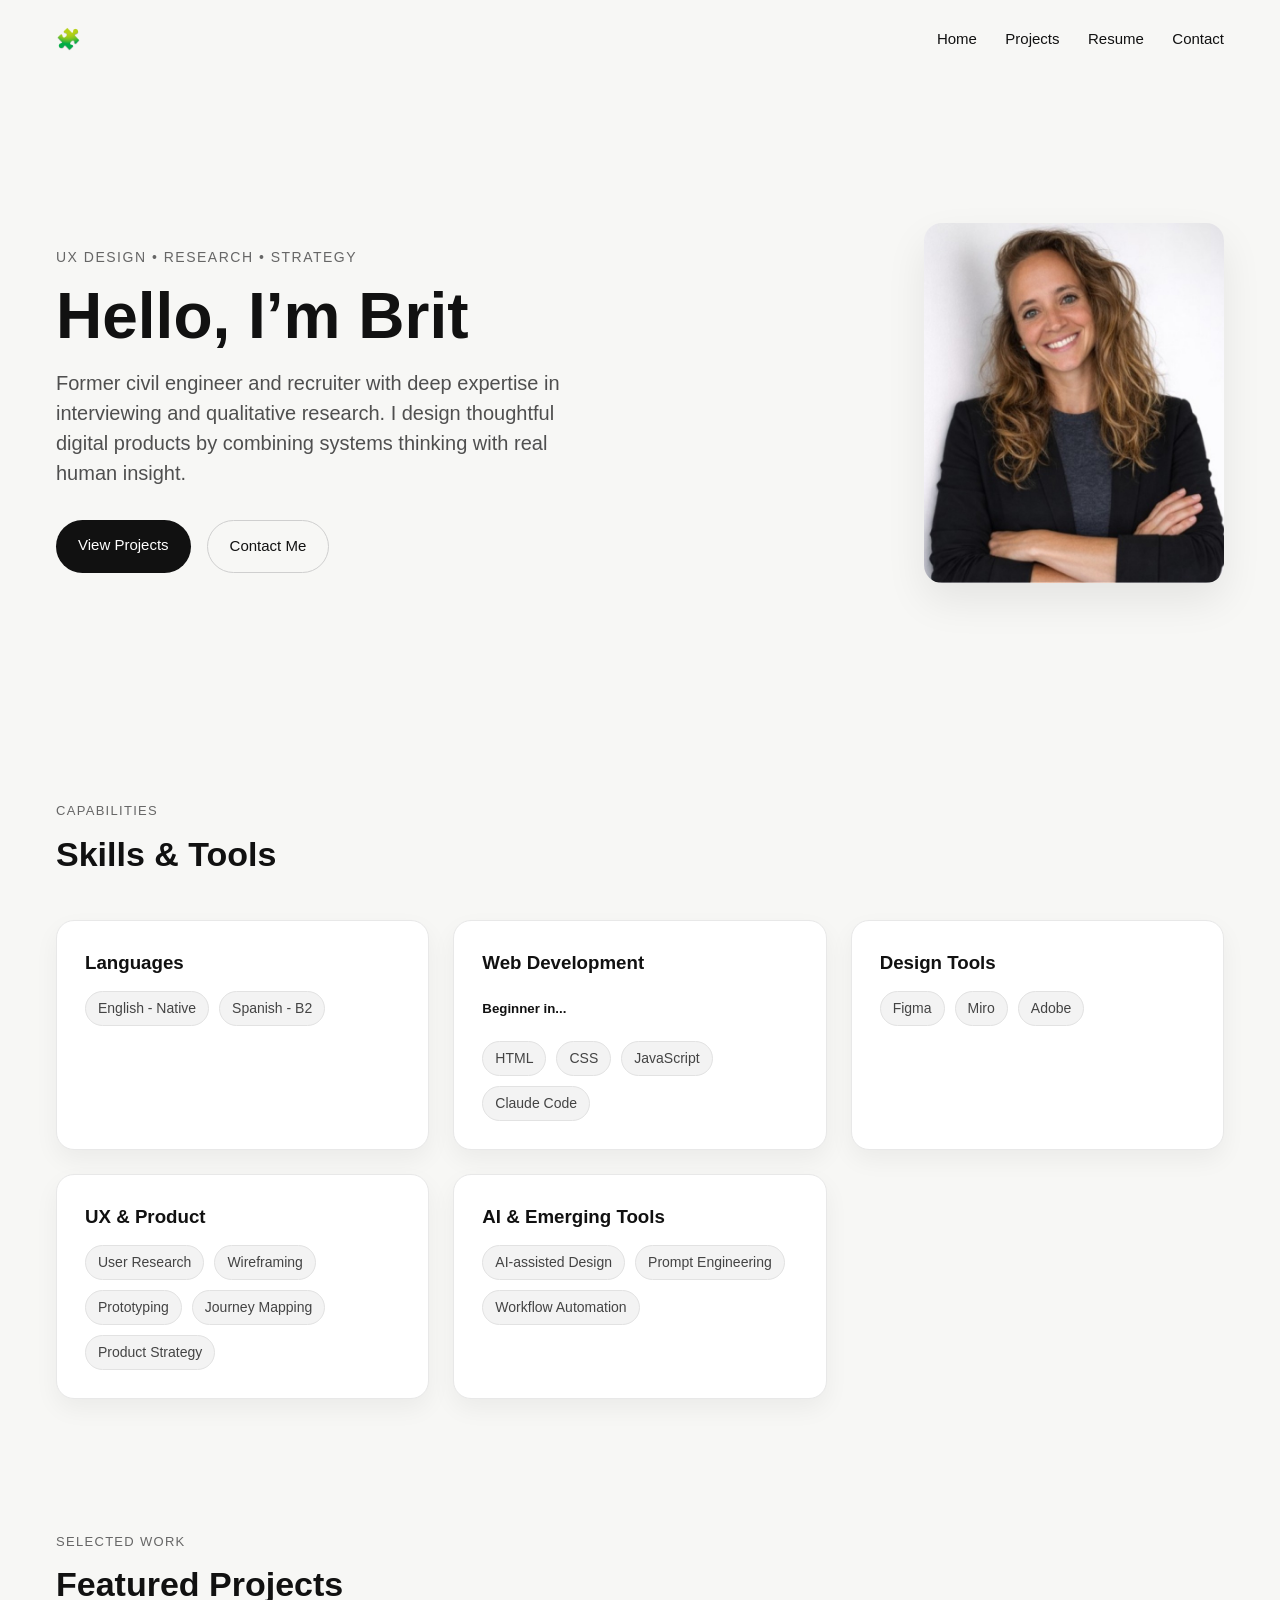
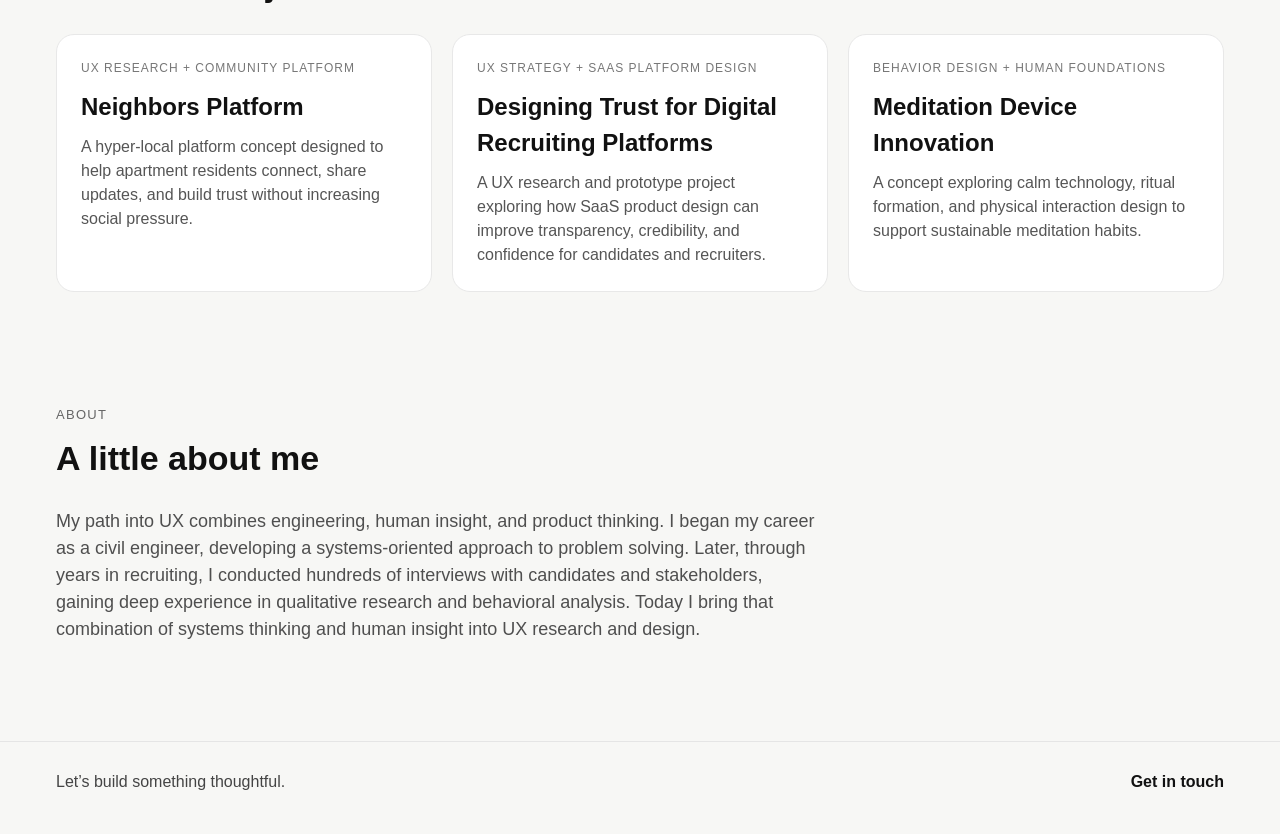
<file: index.html>
<!DOCTYPE html>
<html lang="en">
  <head>
    <meta charset="UTF-8" />
    <meta name="viewport" content="width=device-width, initial-scale=1.0" />
    <title>Brit Fetz Portfolio</title>
    <link rel="stylesheet" href="styles.css" />
  </head>
  <body>
    <header class="site-header">
      <a href="index.html" class="logo">🧩</a>

      <nav class="nav">
        <a href="index.html">Home</a>
        <a href="projects.html">Projects</a>
        <a href="resume.html">Resume</a>
        <a href="contact.html">Contact</a>
      </nav>
    </header>

    <main>
      <section class="hero">
        <div class="hero-text">
          <p class="eyebrow">UX Design • Research • Strategy</p>
          <h1>Hello, I’m Brit</h1>
          <p class="hero-description">
            Former civil engineer and recruiter with deep expertise in interviewing and qualitative research. 
            I design thoughtful digital products by combining systems thinking with real human insight.
          </p>

          <div class="hero-buttons">
            <a class="primary-button" href="projects.html">View Projects</a>
            <a class="secondary-button" href="contact.html">Contact Me</a>
          </div>
        </div>

        <div class="hero-image">
          <img src="./Images1/brit.jpeg" alt="Portrait of Brit" />
        </div>
      </section>

      <section class="skills-section">
        <div class="section-heading">
          <p class="section-label">Capabilities</p>
          <h2>Skills & Tools</h2>
        </div>

        <div class="skills-grid">
          <div class="skill-card">
            <h3>Languages</h3>
            <div class="skill-tags">
              <span>English - Native</span>
              <span>Spanish - B2</span>
            </div>
          </div>

          <div class="skill-card">
            <h3>Web Development</h3>
            <h5>Beginner in...</h5>
            <div class="skill-tags">
              <span>HTML</span>
              <span>CSS</span>
              <span>JavaScript</span>
              <span>Claude Code</span>
            </div>
          </div>

          <div class="skill-card">
            <h3>Design Tools</h3>
            <div class="skill-tags">
              <span>Figma</span>
              <span>Miro</span>
              <span>Adobe</span>
            </div>
          </div>

          <div class="skill-card">
            <h3>UX & Product</h3>
            <div class="skill-tags">
              <span>User Research</span>
              <span>Wireframing</span>
              <span>Prototyping</span>
              <span>Journey Mapping</span>
              <span>Product Strategy</span>
            </div>
          </div>

          <div class="skill-card">
            <h3>AI & Emerging Tools</h3>
            <div class="skill-tags">
              <span>AI-assisted Design</span>
              <span>Prompt Engineering</span>
              <span>Workflow Automation</span>
            </div>
          </div>
        </div>
      </section>

      <section class="featured-projects">
        <div class="section-heading">
          <p class="section-label">Selected Work</p>
          <h2>Featured Projects</h2>
        </div>

        <div class="project-grid">
          <a class="project-card" href="neighbors.html">
            <div class="project-tag">UX Research + Community Platform</div>
            <h3>Neighbors Platform</h3>
            <p>
              A hyper-local platform concept designed to help apartment
              residents connect, share updates, and build trust without
              increasing social pressure.
            </p>
          </a>

          <a class="project-card" href="trust-crisis.html">
            <div class="project-tag">UX Strategy + SaaS Platform Design</div>
            <h3>Designing Trust for Digital Recruiting Platforms</h3>
            <p>
              A UX research and prototype project exploring how SaaS product
              design can improve transparency, credibility, and confidence for
              candidates and recruiters.
            </p>
          </a>

          <a class="project-card" href="meditation-device.html">
            <div class="project-tag">Behavior Design + Human Foundations</div>
            <h3>Meditation Device Innovation</h3>
            <p>
              A concept exploring calm technology, ritual formation, and
              physical interaction design to support sustainable meditation
              habits.
            </p>
          </a>
        </div>
      </section>

      <section class="about-preview">
        <div class="section-heading">
          <p class="section-label">About</p>
          <h2>A little about me</h2>
        </div>

        <p class="about-text">
         My path into UX combines engineering, human insight, and product thinking. 
          I began my career as a civil engineer, developing a systems-oriented approach to problem solving. 
          Later, through years in recruiting, I conducted hundreds of interviews with candidates and stakeholders, 
          gaining deep experience in qualitative research and behavioral analysis. 
          Today I bring that combination of systems thinking and human insight into UX research and design.
        </p>
      </section>
    </main>

    <footer class="site-footer">
      <p>Let’s build something thoughtful.</p>
      <a href="contact.html">Get in touch</a>
    </footer>
  </body>
</html>
</file>
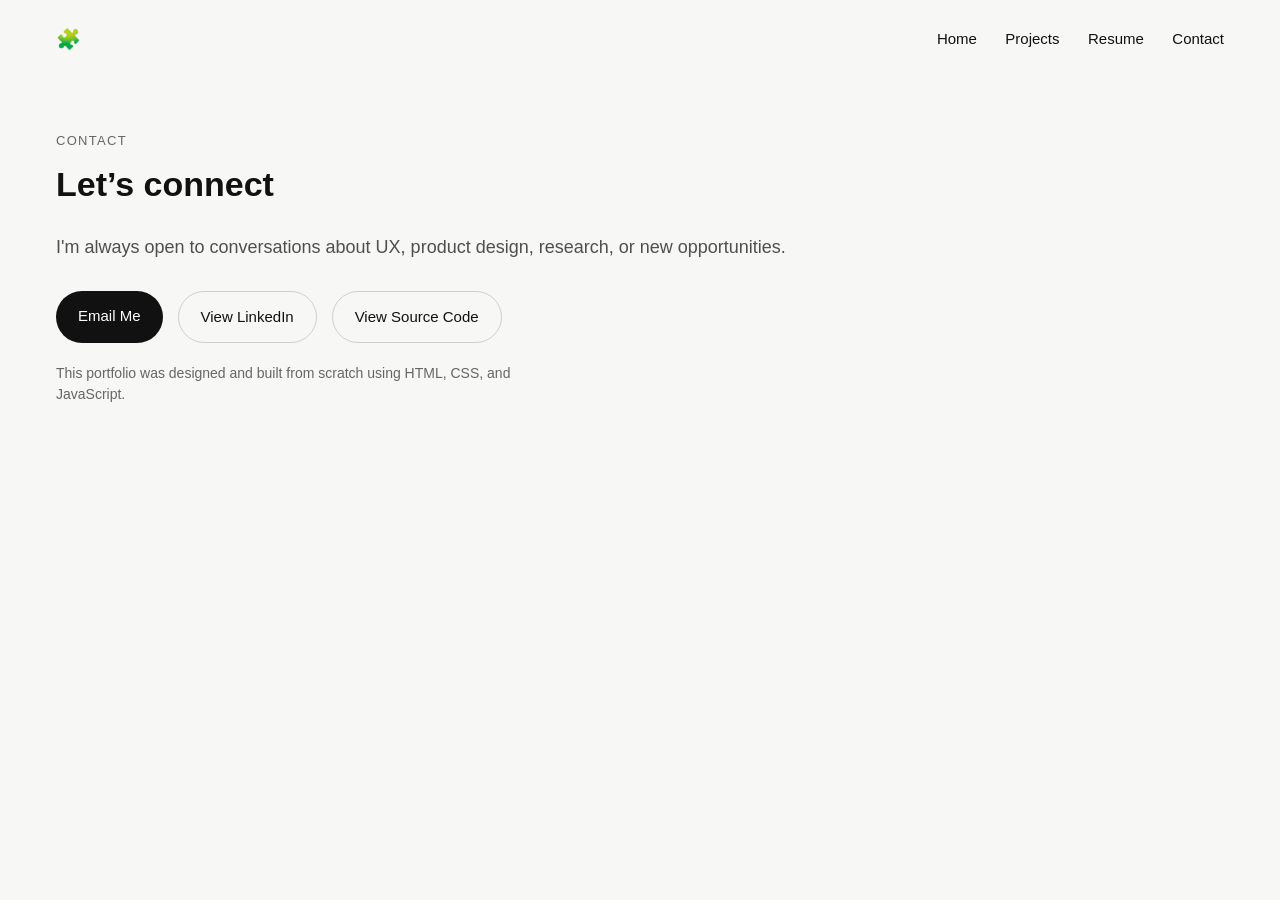
<file: contact.html>
<!DOCTYPE html>
<html lang="en">
  <head>
    <meta charset="UTF-8" />
    <meta name="viewport" content="width=device-width, initial-scale=1.0" />
    <title>Contact | Brit</title>
    <link rel="stylesheet" href="styles.css" />
  </head>

  <body>
    <header class="site-header">
      <a href="index.html" class="logo">🧩</a>

      <nav class="nav">
        <a href="index.html">Home</a>
        <a href="projects.html">Projects</a>
        <a href="resume.html">Resume</a>
        <a href="contact.html">Contact</a>
      </nav>
    </header>

    <main class="featured-projects">
      <div class="section-heading">
        <p class="section-label">Contact</p>
        <h2>Let’s connect</h2>
      </div>

      <p class="about-text">
        I'm always open to conversations about UX, product design, research, or
        new opportunities.
      </p>

      <div class="contact-buttons">
        <a class="primary-button" href="mailto:britmessina1@gmail.com">
          Email Me
        </a>

        <a
          class="secondary-button"
          href="https://www.linkedin.com/in/brittany-fetzner/"
          target="_blank"
          rel="noopener noreferrer"
        >
          View LinkedIn
        </a>

        <a
          class="secondary-button"
          href="https://github.com/britfetz/britfetz.github.io"
          target="_blank"
          rel="noopener noreferrer"
        >
          View Source Code
        </a>
      </div>
      <p class="portfolio-note">
        This portfolio was designed and built from scratch using HTML, CSS, and
        JavaScript.
      </p>
    </main>
  </body>
</html>
</file>
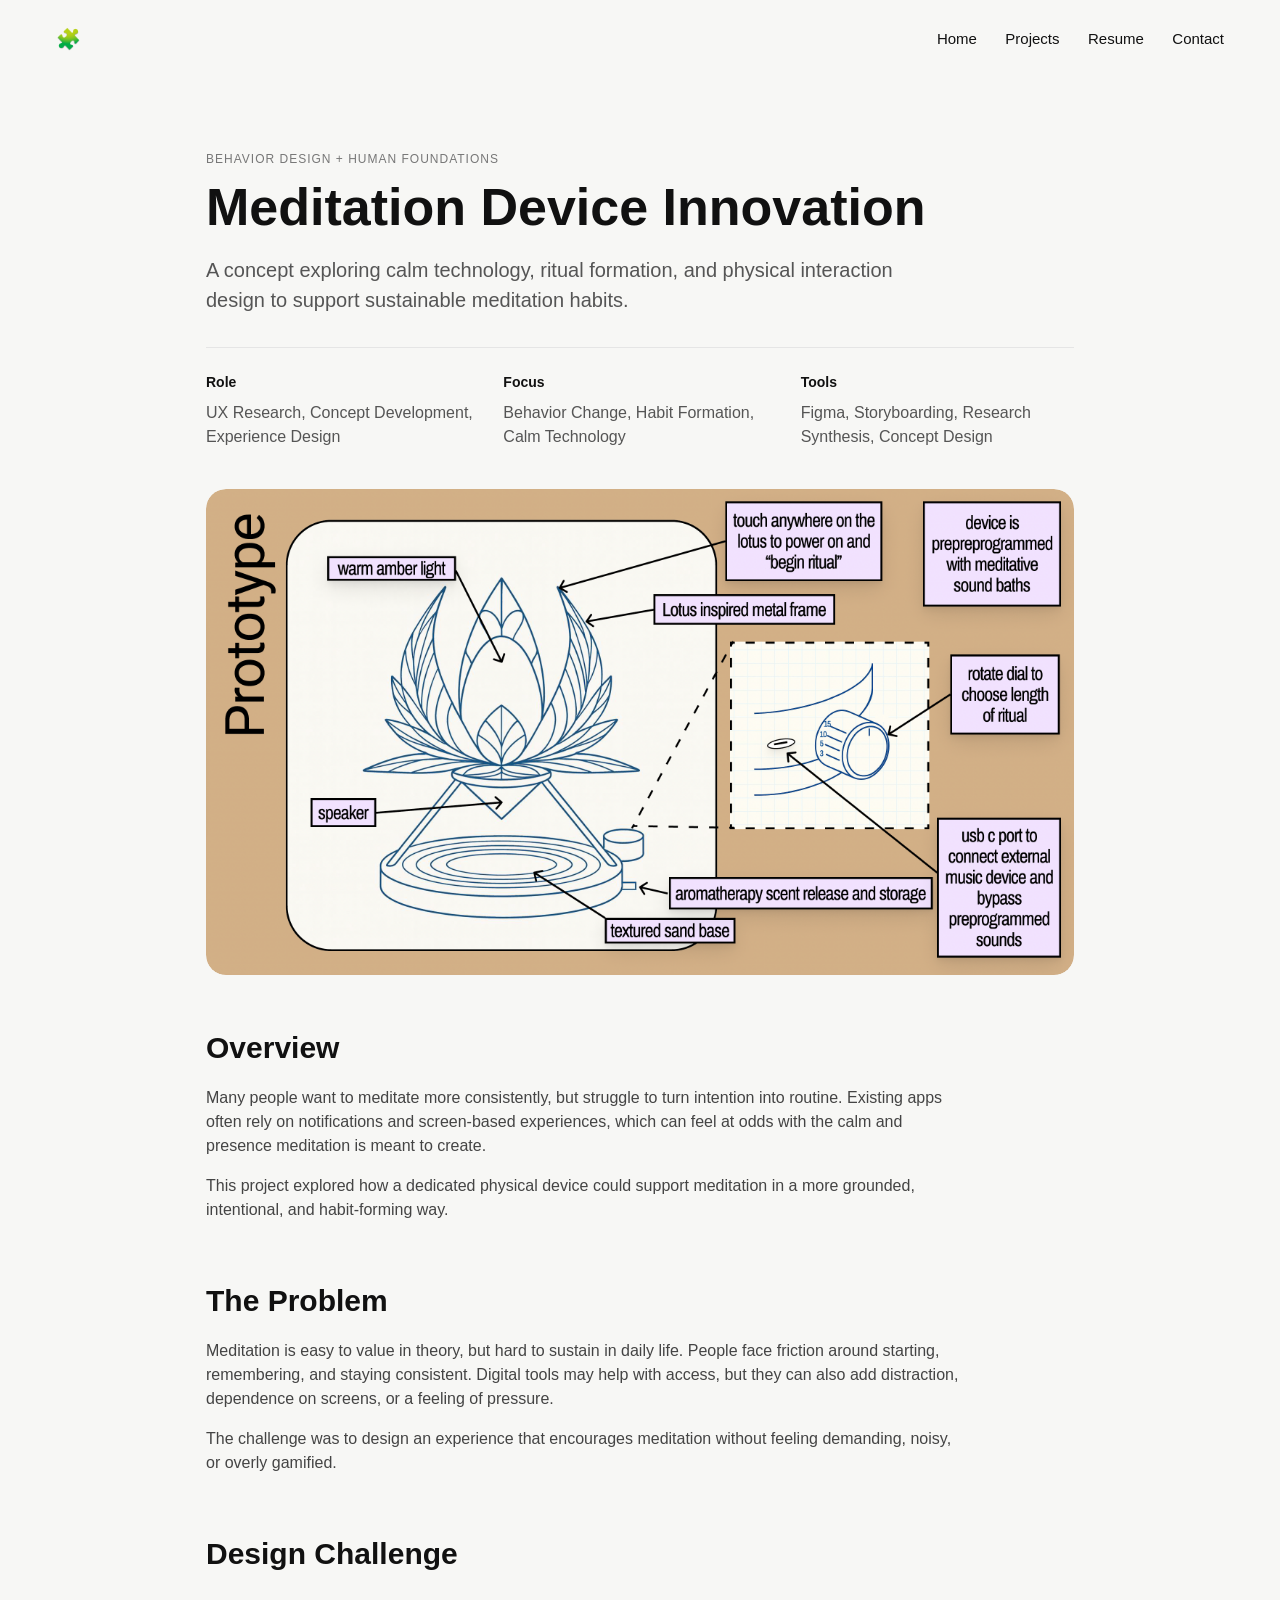
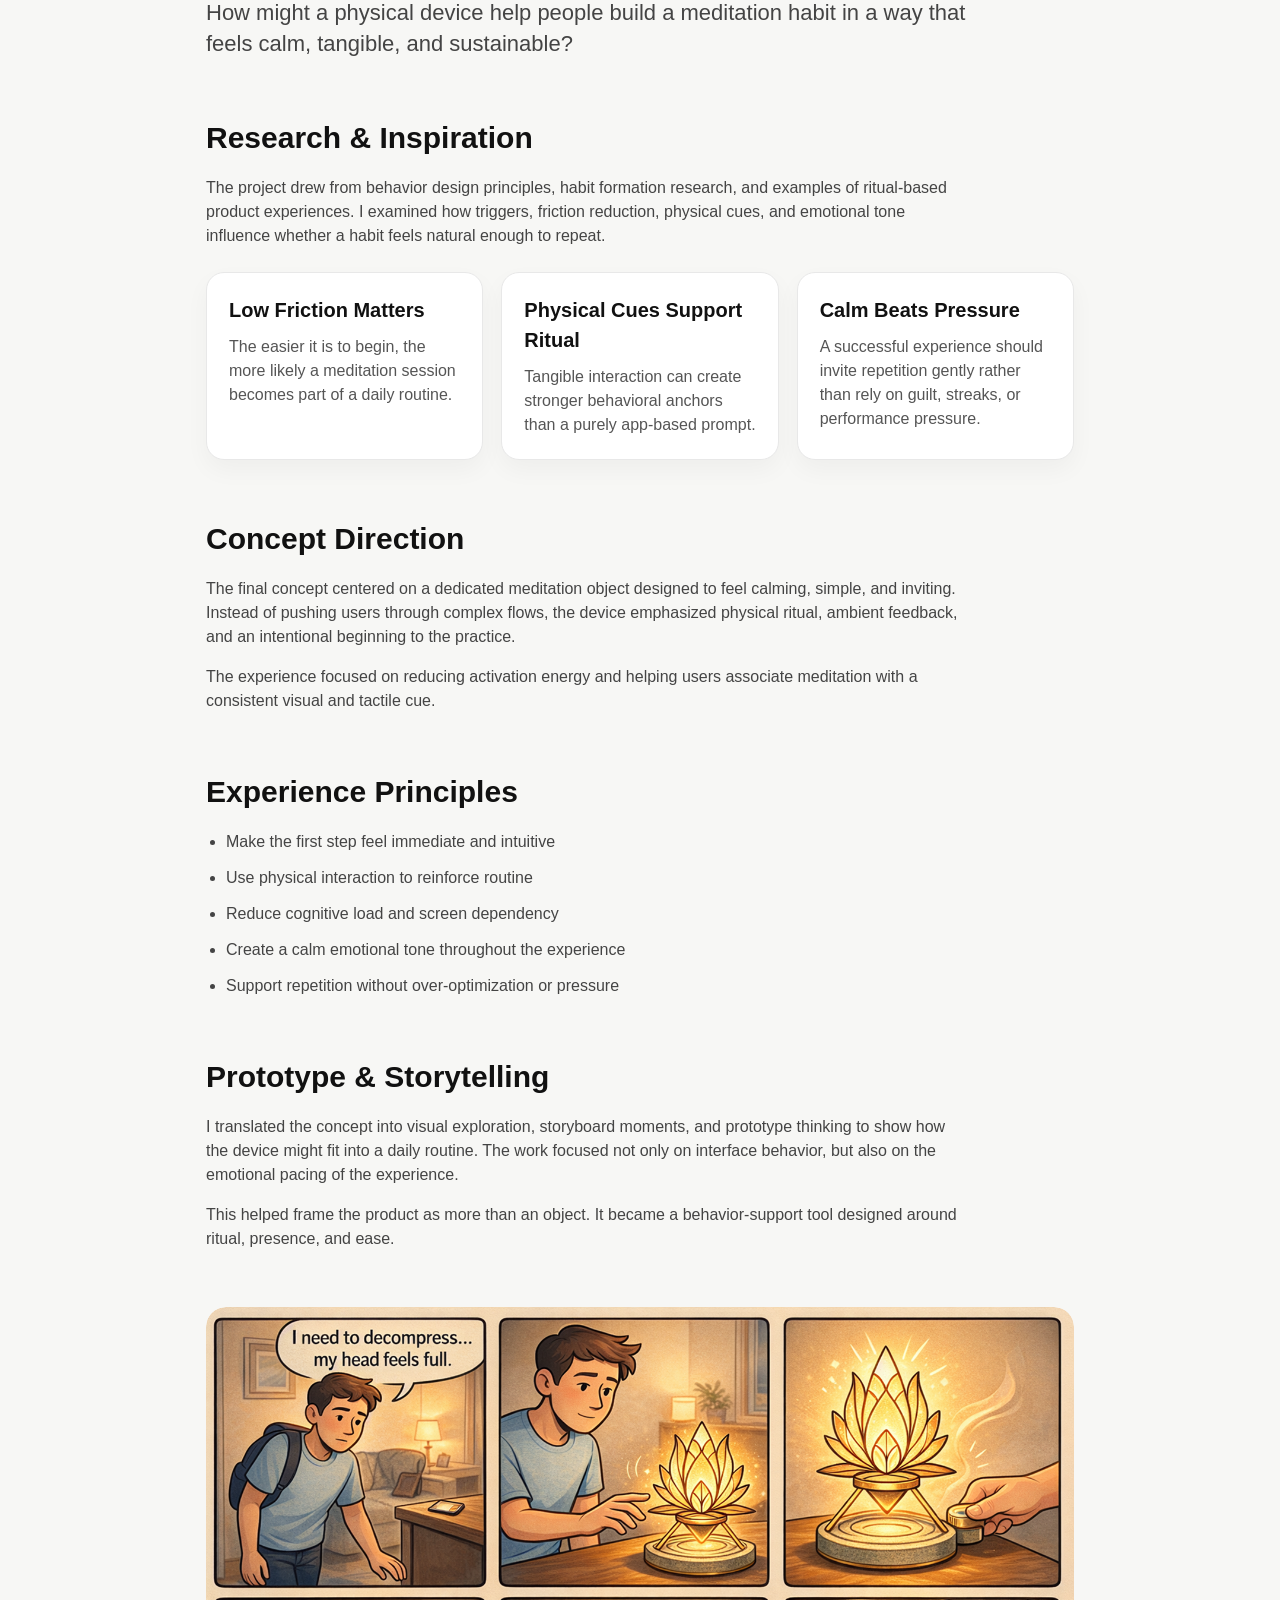
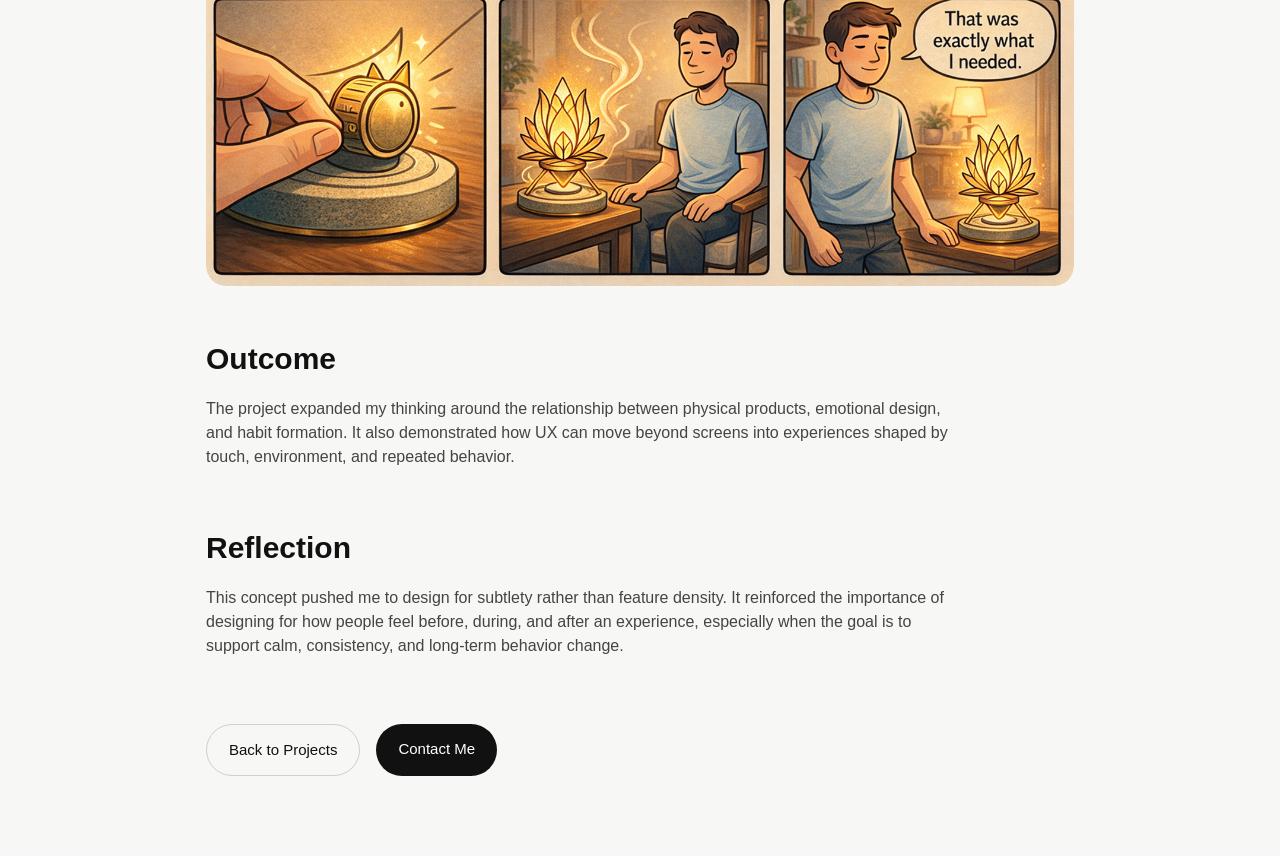
<file: meditation-device.html>
<!DOCTYPE html>
<html lang="en">
  <head>
    <meta charset="UTF-8" />
    <meta name="viewport" content="width=device-width, initial-scale=1.0" />
    <title>Meditation Device Innovation | Brit</title>
    <link rel="stylesheet" href="styles.css" />
  </head>
  <body>
    <header class="site-header">
      <a href="index.html" class="logo">🧩</a>

      <nav class="nav">
        <a href="index.html">Home</a>
        <a href="projects.html">Projects</a>
        <a href="resume.html">Resume</a>
        <a href="contact.html">Contact</a>
      </nav>
    </header>

    <main class="case-study">
      <section class="case-hero">
        <p class="project-tag">Behavior Design + Human Foundations</p>
        <h1>Meditation Device Innovation</h1>
        <p class="case-summary">
          A concept exploring calm technology, ritual formation, and physical
          interaction design to support sustainable meditation habits.
        </p>

        <div class="case-meta">
          <div>
            <strong>Role</strong>
            <p>UX Research, Concept Development, Experience Design</p>
          </div>
          <div>
            <strong>Focus</strong>
            <p>Behavior Change, Habit Formation, Calm Technology</p>
          </div>
          <div>
            <strong>Tools</strong>
            <p>Figma, Storyboarding, Research Synthesis, Concept Design</p>
          </div>
        </div>
      </section>

      <section class="case-cover">
        <img
          src="./assets/meditation-prototype.png"
          alt="Meditation device annotated prototype"
        />
      </section>

      <section class="case-section">
        <h2>Overview</h2>
        <p>
          Many people want to meditate more consistently, but struggle to turn
          intention into routine. Existing apps often rely on notifications and
          screen-based experiences, which can feel at odds with the calm and
          presence meditation is meant to create.
        </p>
        <p>
          This project explored how a dedicated physical device could support
          meditation in a more grounded, intentional, and habit-forming way.
        </p>
      </section>

      <section class="case-section">
        <h2>The Problem</h2>
        <p>
          Meditation is easy to value in theory, but hard to sustain in daily
          life. People face friction around starting, remembering, and staying
          consistent. Digital tools may help with access, but they can also add
          distraction, dependence on screens, or a feeling of pressure.
        </p>
        <p>
          The challenge was to design an experience that encourages meditation
          without feeling demanding, noisy, or overly gamified.
        </p>
      </section>

      <section class="case-section">
        <h2>Design Challenge</h2>
        <p class="highlight-text">
          How might a physical device help people build a meditation habit in a
          way that feels calm, tangible, and sustainable?
        </p>
      </section>

      <section class="case-section">
        <h2>Research & Inspiration</h2>
        <p>
          The project drew from behavior design principles, habit formation
          research, and examples of ritual-based product experiences. I examined
          how triggers, friction reduction, physical cues, and emotional tone
          influence whether a habit feels natural enough to repeat.
        </p>

        <div class="insight-grid">
          <div class="insight-card">
            <h3>Low Friction Matters</h3>
            <p>
              The easier it is to begin, the more likely a meditation session
              becomes part of a daily routine.
            </p>
          </div>

          <div class="insight-card">
            <h3>Physical Cues Support Ritual</h3>
            <p>
              Tangible interaction can create stronger behavioral anchors than a
              purely app-based prompt.
            </p>
          </div>

          <div class="insight-card">
            <h3>Calm Beats Pressure</h3>
            <p>
              A successful experience should invite repetition gently rather
              than rely on guilt, streaks, or performance pressure.
            </p>
          </div>
        </div>
      </section>

      <section class="case-section">
        <h2>Concept Direction</h2>
        <p>
          The final concept centered on a dedicated meditation object designed
          to feel calming, simple, and inviting. Instead of pushing users
          through complex flows, the device emphasized physical ritual, ambient
          feedback, and an intentional beginning to the practice.
        </p>
        <p>
          The experience focused on reducing activation energy and helping users
          associate meditation with a consistent visual and tactile cue.
        </p>
      </section>

      <section class="case-section">
        <h2>Experience Principles</h2>
        <ul class="case-list">
          <li>Make the first step feel immediate and intuitive</li>
          <li>Use physical interaction to reinforce routine</li>
          <li>Reduce cognitive load and screen dependency</li>
          <li>Create a calm emotional tone throughout the experience</li>
          <li>Support repetition without over-optimization or pressure</li>
        </ul>
      </section>

      <section class="case-section">
        <h2>Prototype & Storytelling</h2>
        <p>
          I translated the concept into visual exploration, storyboard moments,
          and prototype thinking to show how the device might fit into a daily
          routine. The work focused not only on interface behavior, but also on
          the emotional pacing of the experience.
        </p>
        <p>
          This helped frame the product as more than an object. It became a
          behavior-support tool designed around ritual, presence, and ease.
        </p>
      </section>

      <section class="case-cover">
        <img
          src="./assets/meditation-storyboard.png"
          alt="Meditation device annotated prototype"
        />
      </section>

      <section class="case-section">
        <h2>Outcome</h2>
        <p>
          The project expanded my thinking around the relationship between
          physical products, emotional design, and habit formation. It also
          demonstrated how UX can move beyond screens into experiences shaped by
          touch, environment, and repeated behavior.
        </p>
      </section>

      <section class="case-section">
        <h2>Reflection</h2>
        <p>
          This concept pushed me to design for subtlety rather than feature
          density. It reinforced the importance of designing for how people feel
          before, during, and after an experience, especially when the goal is
          to support calm, consistency, and long-term behavior change.
        </p>
      </section>

      <section class="case-nav">
        <a class="secondary-button" href="projects.html">Back to Projects</a>
        <a class="primary-button" href="contact.html">Contact Me</a>
      </section>
    </main>
  </body>
</html>
</file>
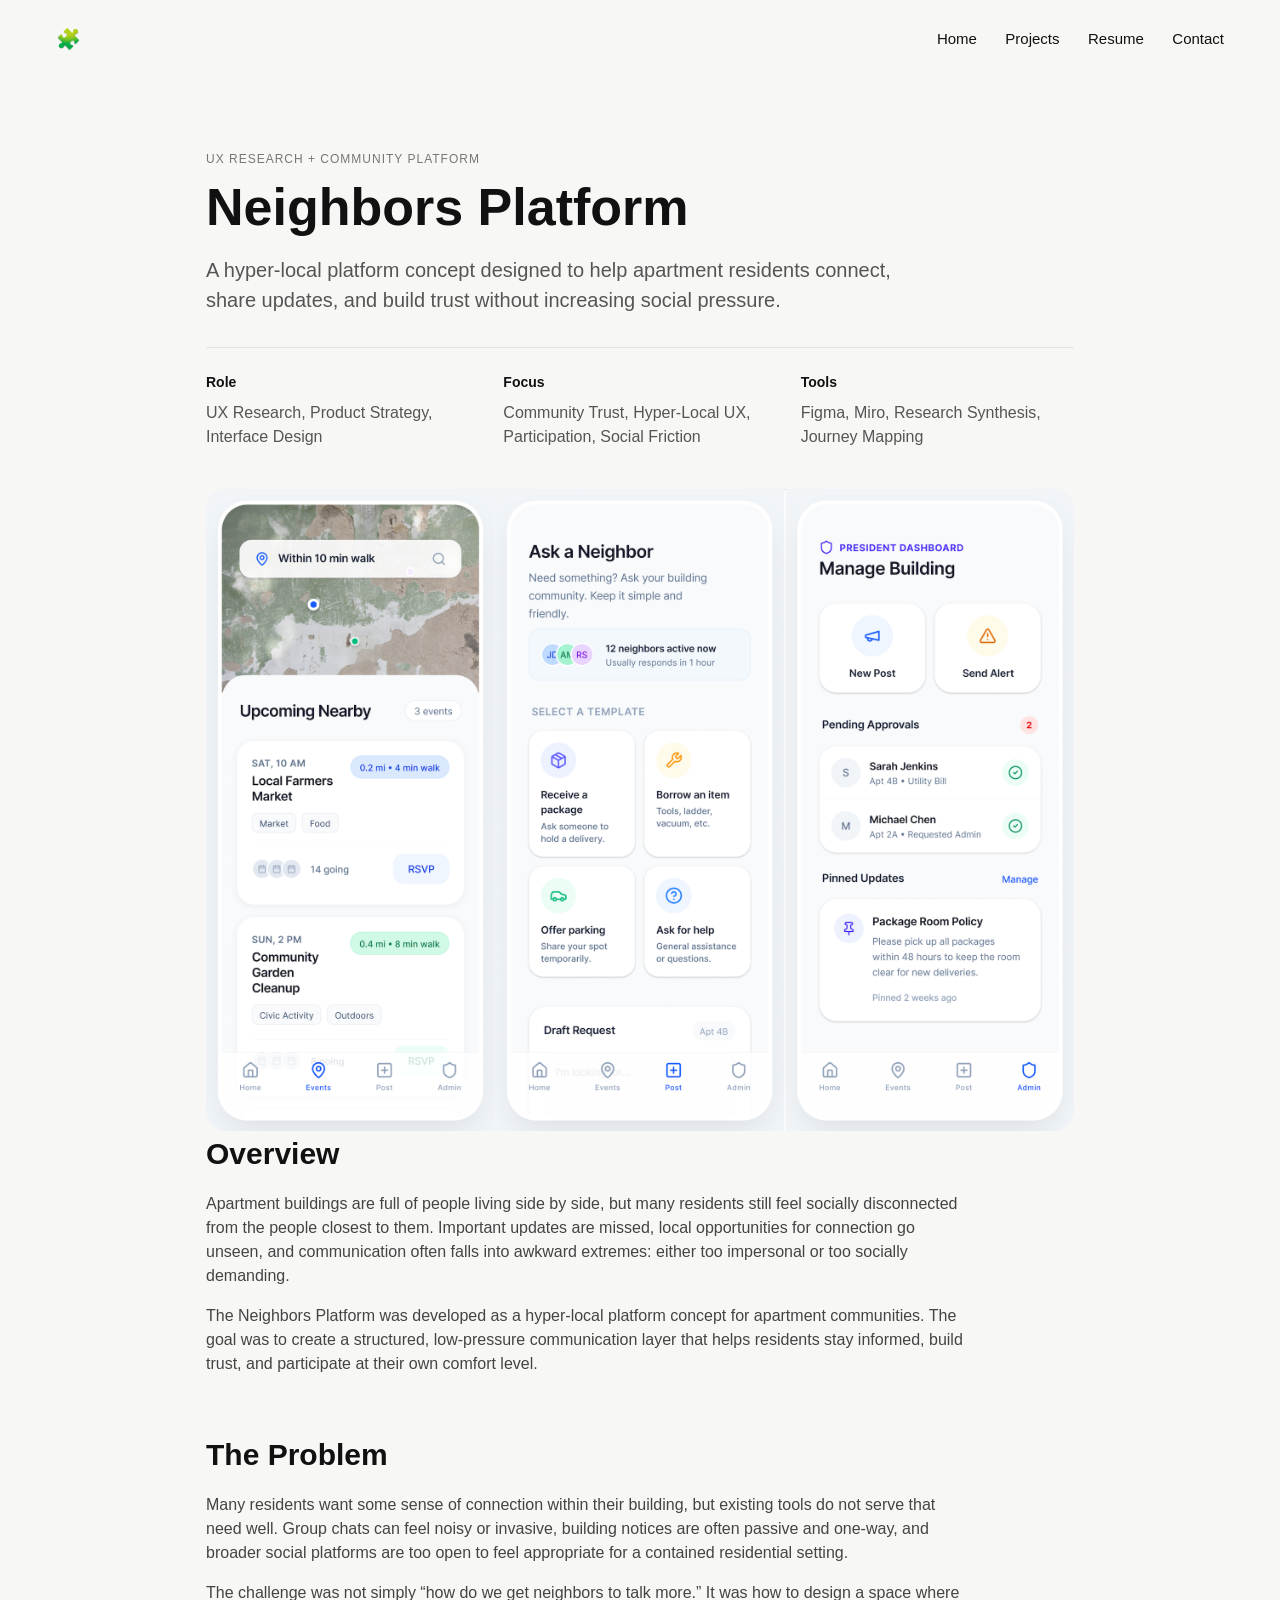
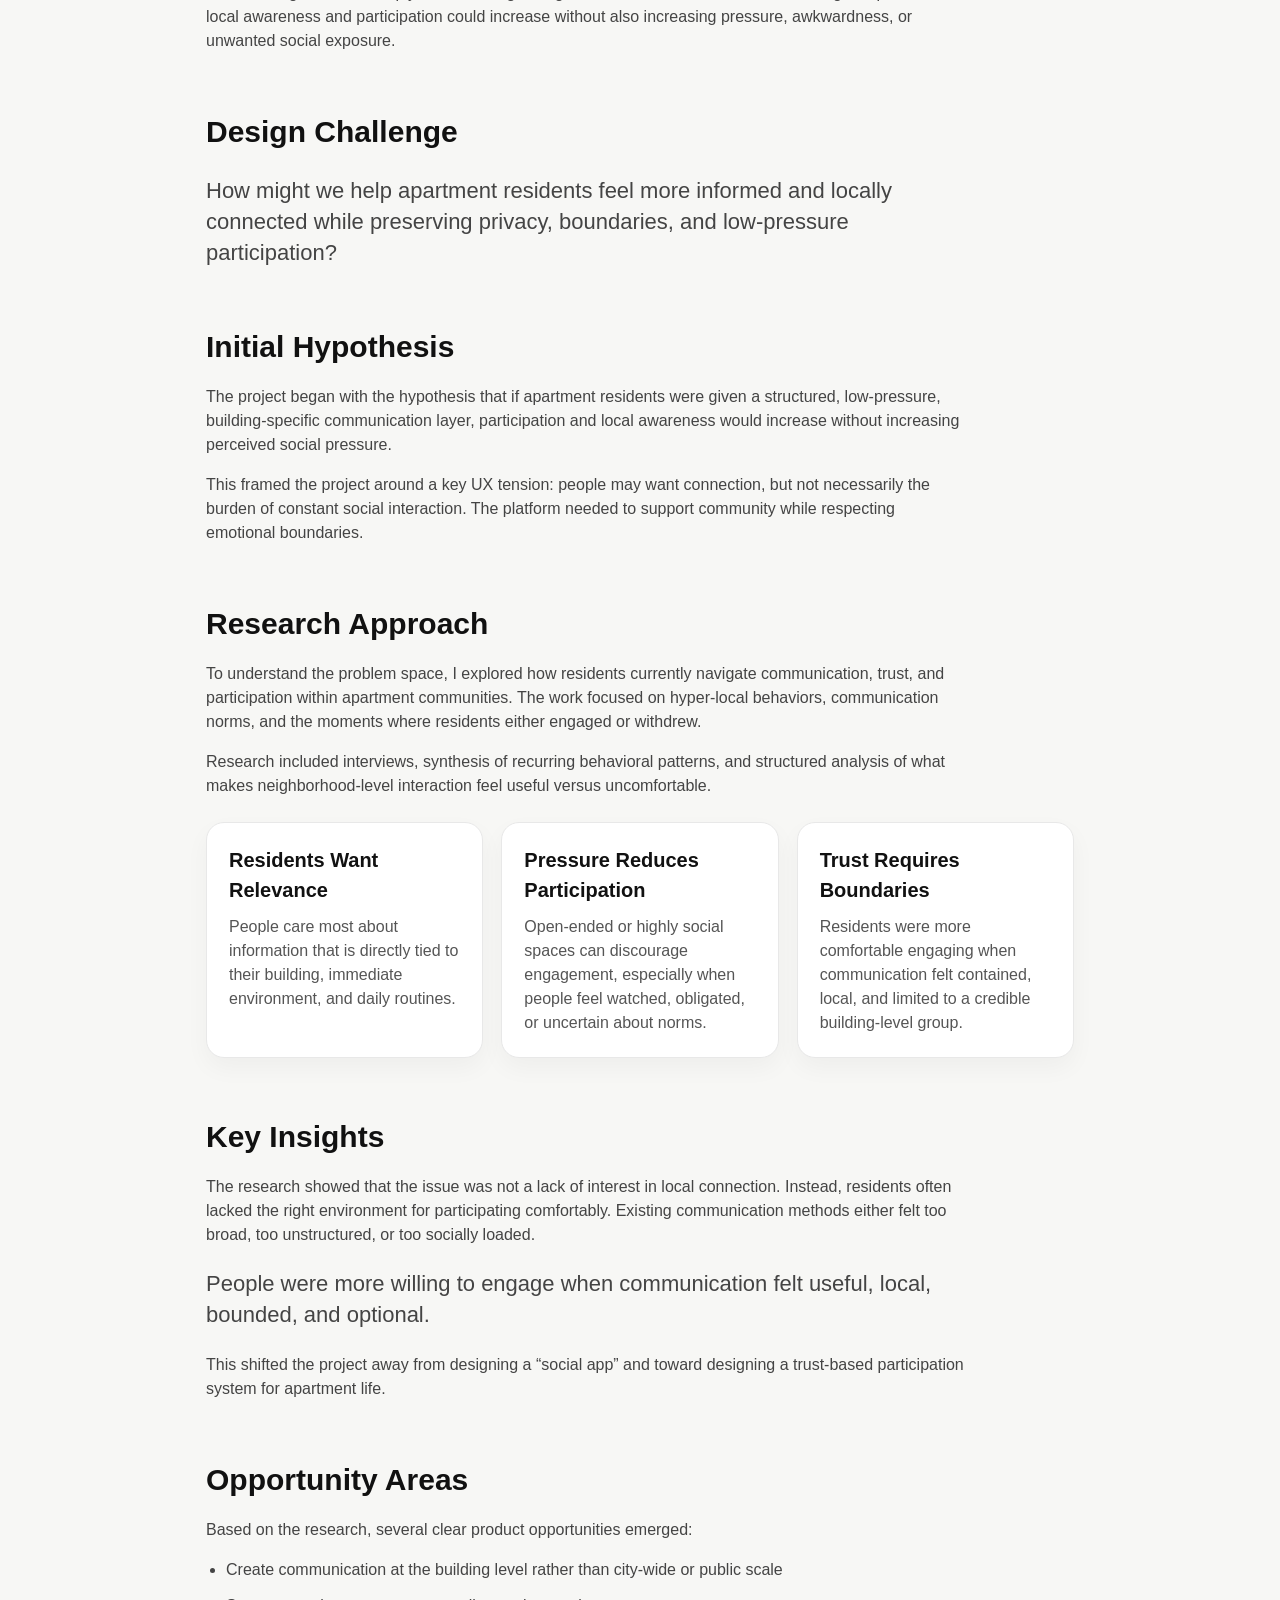
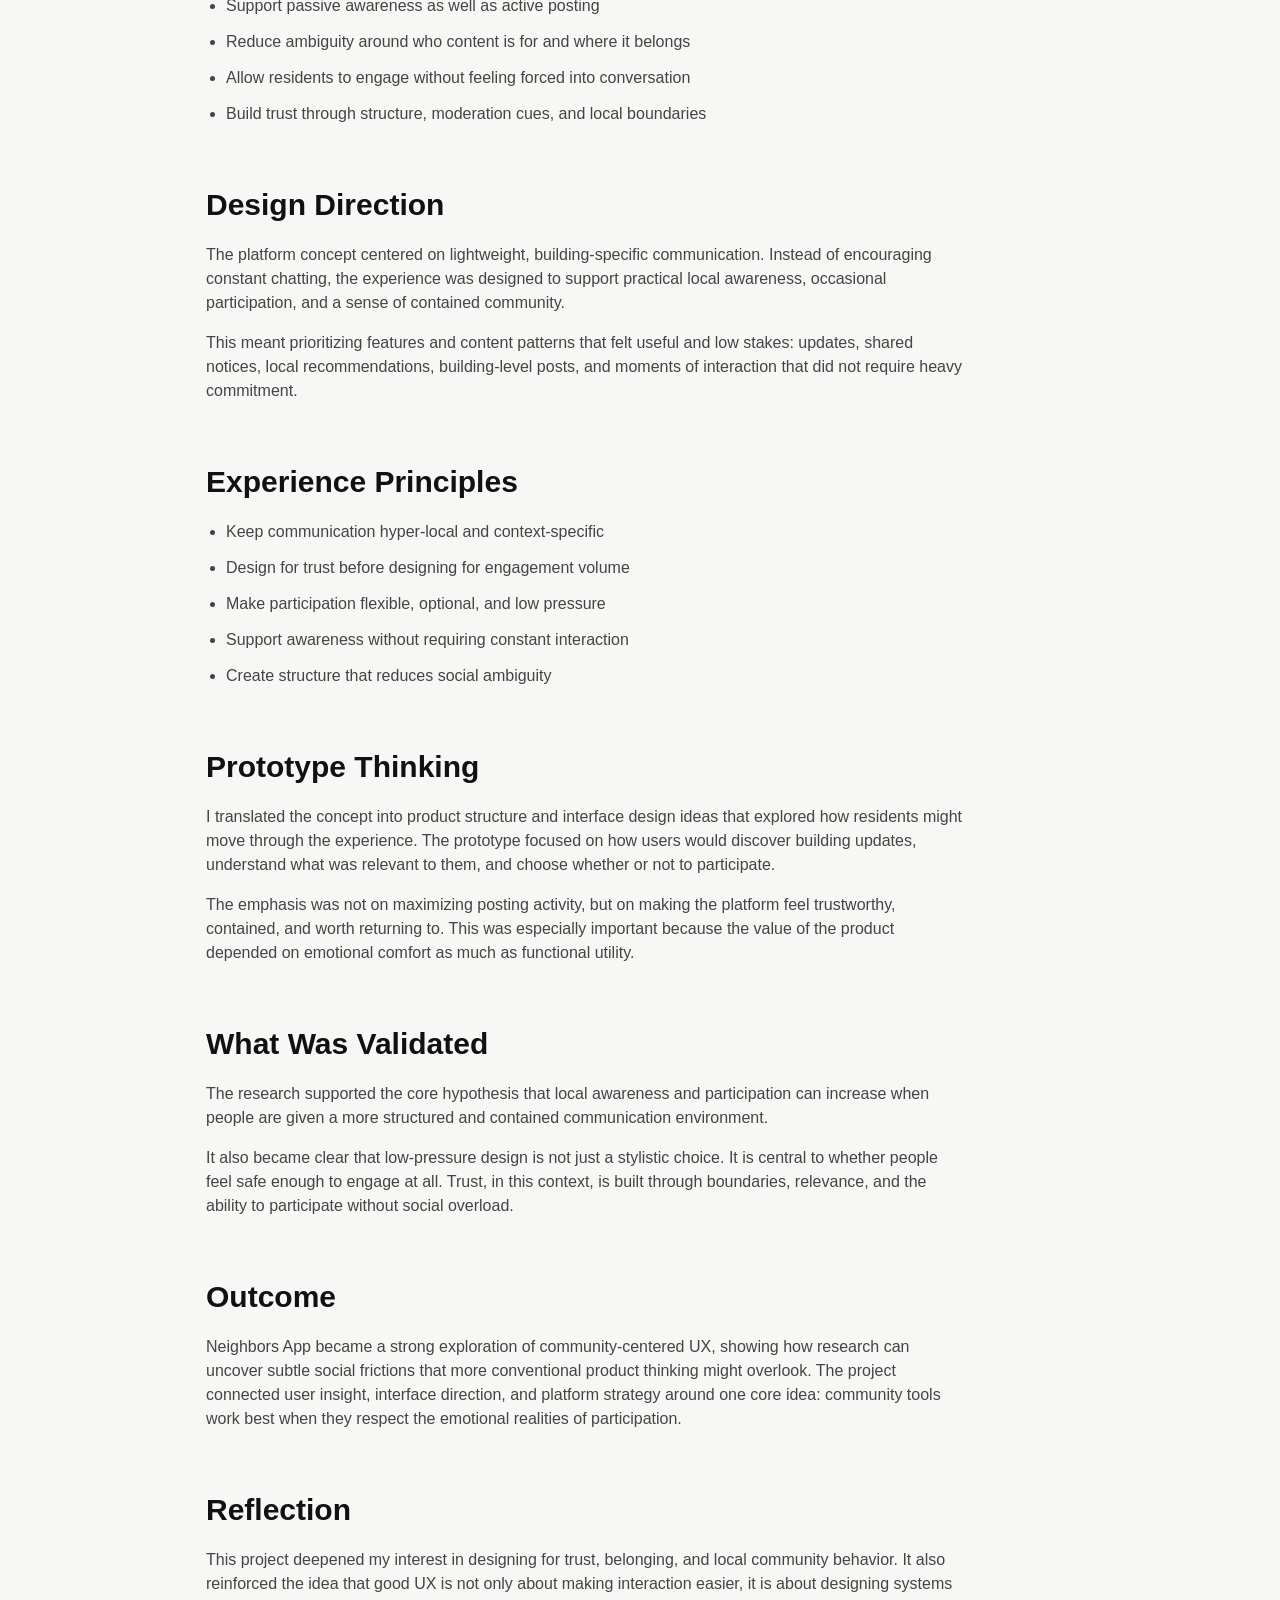
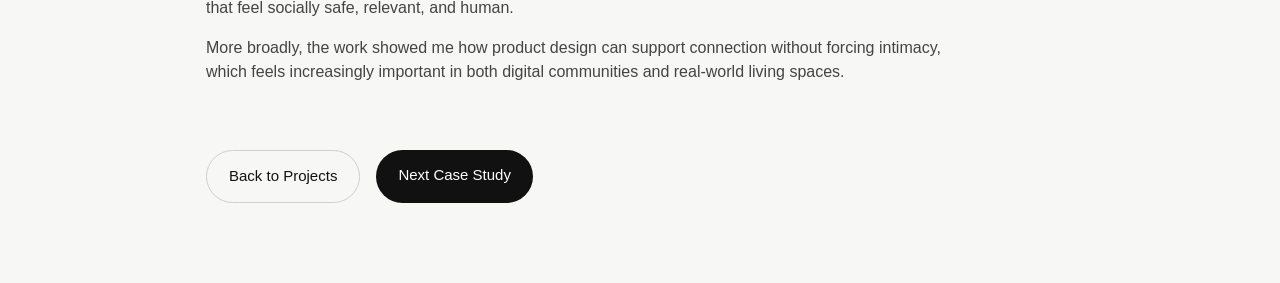
<file: neighbors.html>
<!DOCTYPE html>
<html lang="en">
  <head>
    <meta charset="UTF-8" />
    <meta name="viewport" content="width=device-width, initial-scale=1.0" />
    <title>Neighbors Platform | Brit</title>
    <link rel="stylesheet" href="styles.css" />
  </head>
  <body>
    <header class="site-header">
      <a href="index.html" class="logo">🧩</a>

      <nav class="nav">
        <a href="index.html">Home</a>
        <a href="projects.html">Projects</a>
        <a href="resume.html">Resume</a>
        <a href="contact.html">Contact</a>
      </nav>
    </header>

    <main class="case-study">
      <section class="case-hero">
        <p class="project-tag">UX Research + Community Platform</p>
        <h1>Neighbors Platform</h1>
        <p class="case-summary">
          A hyper-local platform concept designed to help apartment residents
          connect, share updates, and build trust without increasing social
          pressure.
        </p>

        <div class="case-meta">
          <div>
            <strong>Role</strong>
            <p>UX Research, Product Strategy, Interface Design</p>
          </div>
          <div>
            <strong>Focus</strong>
            <p>
              Community Trust, Hyper-Local UX, Participation, Social Friction
            </p>
          </div>
          <div>
            <strong>Tools</strong>
            <p>Figma, Miro, Research Synthesis, Journey Mapping</p>
          </div>
        </div>
      </section>

      <section class="project-feature-image">
        <img
          src="./assets/neighbors-prototype.png"
          alt="Neighbors App preview"
        />
      </section>

      <section class="case-section">
        <h2>Overview</h2>
        <p>
          Apartment buildings are full of people living side by side, but many
          residents still feel socially disconnected from the people closest to
          them. Important updates are missed, local opportunities for connection
          go unseen, and communication often falls into awkward extremes: either
          too impersonal or too socially demanding.
        </p>
        <p>
          The Neighbors Platform was developed as a hyper-local platform concept
          for apartment communities. The goal was to create a structured,
          low-pressure communication layer that helps residents stay informed,
          build trust, and participate at their own comfort level.
        </p>
      </section>

      <section class="case-section">
        <h2>The Problem</h2>
        <p>
          Many residents want some sense of connection within their building,
          but existing tools do not serve that need well. Group chats can feel
          noisy or invasive, building notices are often passive and one-way, and
          broader social platforms are too open to feel appropriate for a
          contained residential setting.
        </p>
        <p>
          The challenge was not simply “how do we get neighbors to talk more.”
          It was how to design a space where local awareness and participation
          could increase without also increasing pressure, awkwardness, or
          unwanted social exposure.
        </p>
      </section>

      <section class="case-section">
        <h2>Design Challenge</h2>
        <p class="highlight-text">
          How might we help apartment residents feel more informed and locally
          connected while preserving privacy, boundaries, and low-pressure
          participation?
        </p>
      </section>

      <section class="case-section">
        <h2>Initial Hypothesis</h2>
        <p>
          The project began with the hypothesis that if apartment residents were
          given a structured, low-pressure, building-specific communication
          layer, participation and local awareness would increase without
          increasing perceived social pressure.
        </p>
        <p>
          This framed the project around a key UX tension: people may want
          connection, but not necessarily the burden of constant social
          interaction. The platform needed to support community while respecting
          emotional boundaries.
        </p>
      </section>

      <section class="case-section">
        <h2>Research Approach</h2>
        <p>
          To understand the problem space, I explored how residents currently
          navigate communication, trust, and participation within apartment
          communities. The work focused on hyper-local behaviors, communication
          norms, and the moments where residents either engaged or withdrew.
        </p>
        <p>
          Research included interviews, synthesis of recurring behavioral
          patterns, and structured analysis of what makes neighborhood-level
          interaction feel useful versus uncomfortable.
        </p>

        <div class="insight-grid">
          <div class="insight-card">
            <h3>Residents Want Relevance</h3>
            <p>
              People care most about information that is directly tied to their
              building, immediate environment, and daily routines.
            </p>
          </div>

          <div class="insight-card">
            <h3>Pressure Reduces Participation</h3>
            <p>
              Open-ended or highly social spaces can discourage engagement,
              especially when people feel watched, obligated, or uncertain about
              norms.
            </p>
          </div>

          <div class="insight-card">
            <h3>Trust Requires Boundaries</h3>
            <p>
              Residents were more comfortable engaging when communication felt
              contained, local, and limited to a credible building-level group.
            </p>
          </div>
        </div>
      </section>

      <section class="case-section">
        <h2>Key Insights</h2>
        <p>
          The research showed that the issue was not a lack of interest in local
          connection. Instead, residents often lacked the right environment for
          participating comfortably. Existing communication methods either felt
          too broad, too unstructured, or too socially loaded.
        </p>
        <p class="highlight-text">
          People were more willing to engage when communication felt useful,
          local, bounded, and optional.
        </p>
        <p>
          This shifted the project away from designing a “social app” and toward
          designing a trust-based participation system for apartment life.
        </p>
      </section>

      <section class="case-section">
        <h2>Opportunity Areas</h2>
        <p>
          Based on the research, several clear product opportunities emerged:
        </p>

        <ul class="case-list">
          <li>
            Create communication at the building level rather than city-wide or
            public scale
          </li>
          <li>Support passive awareness as well as active posting</li>
          <li>
            Reduce ambiguity around who content is for and where it belongs
          </li>
          <li>
            Allow residents to engage without feeling forced into conversation
          </li>
          <li>
            Build trust through structure, moderation cues, and local boundaries
          </li>
        </ul>
      </section>

      <section class="case-section">
        <h2>Design Direction</h2>
        <p>
          The platform concept centered on lightweight, building-specific
          communication. Instead of encouraging constant chatting, the
          experience was designed to support practical local awareness,
          occasional participation, and a sense of contained community.
        </p>
        <p>
          This meant prioritizing features and content patterns that felt useful
          and low stakes: updates, shared notices, local recommendations,
          building-level posts, and moments of interaction that did not require
          heavy commitment.
        </p>
      </section>

      <section class="case-section">
        <h2>Experience Principles</h2>
        <ul class="case-list">
          <li>Keep communication hyper-local and context-specific</li>
          <li>Design for trust before designing for engagement volume</li>
          <li>Make participation flexible, optional, and low pressure</li>
          <li>Support awareness without requiring constant interaction</li>
          <li>Create structure that reduces social ambiguity</li>
        </ul>
      </section>

      <section class="case-section">
        <h2>Prototype Thinking</h2>
        <p>
          I translated the concept into product structure and interface design
          ideas that explored how residents might move through the experience.
          The prototype focused on how users would discover building updates,
          understand what was relevant to them, and choose whether or not to
          participate.
        </p>
        <p>
          The emphasis was not on maximizing posting activity, but on making the
          platform feel trustworthy, contained, and worth returning to. This was
          especially important because the value of the product depended on
          emotional comfort as much as functional utility.
        </p>
      </section>

      <section class="case-section">
        <h2>What Was Validated</h2>
        <p>
          The research supported the core hypothesis that local awareness and
          participation can increase when people are given a more structured and
          contained communication environment.
        </p>
        <p>
          It also became clear that low-pressure design is not just a stylistic
          choice. It is central to whether people feel safe enough to engage at
          all. Trust, in this context, is built through boundaries, relevance,
          and the ability to participate without social overload.
        </p>
      </section>

      <section class="case-section">
        <h2>Outcome</h2>
        <p>
          Neighbors App became a strong exploration of community-centered UX,
          showing how research can uncover subtle social frictions that more
          conventional product thinking might overlook. The project connected
          user insight, interface direction, and platform strategy around one
          core idea: community tools work best when they respect the emotional
          realities of participation.
        </p>
      </section>

      <section class="case-section">
        <h2>Reflection</h2>
        <p>
          This project deepened my interest in designing for trust, belonging,
          and local community behavior. It also reinforced the idea that good UX
          is not only about making interaction easier, it is about designing
          systems that feel socially safe, relevant, and human.
        </p>
        <p>
          More broadly, the work showed me how product design can support
          connection without forcing intimacy, which feels increasingly
          important in both digital communities and real-world living spaces.
        </p>
      </section>

      <section class="case-nav">
        <a class="secondary-button" href="projects.html">Back to Projects</a>
        <a class="primary-button" href="trust-crisis.html">Next Case Study</a>
      </section>
    </main>
  </body>
</html>
</file>
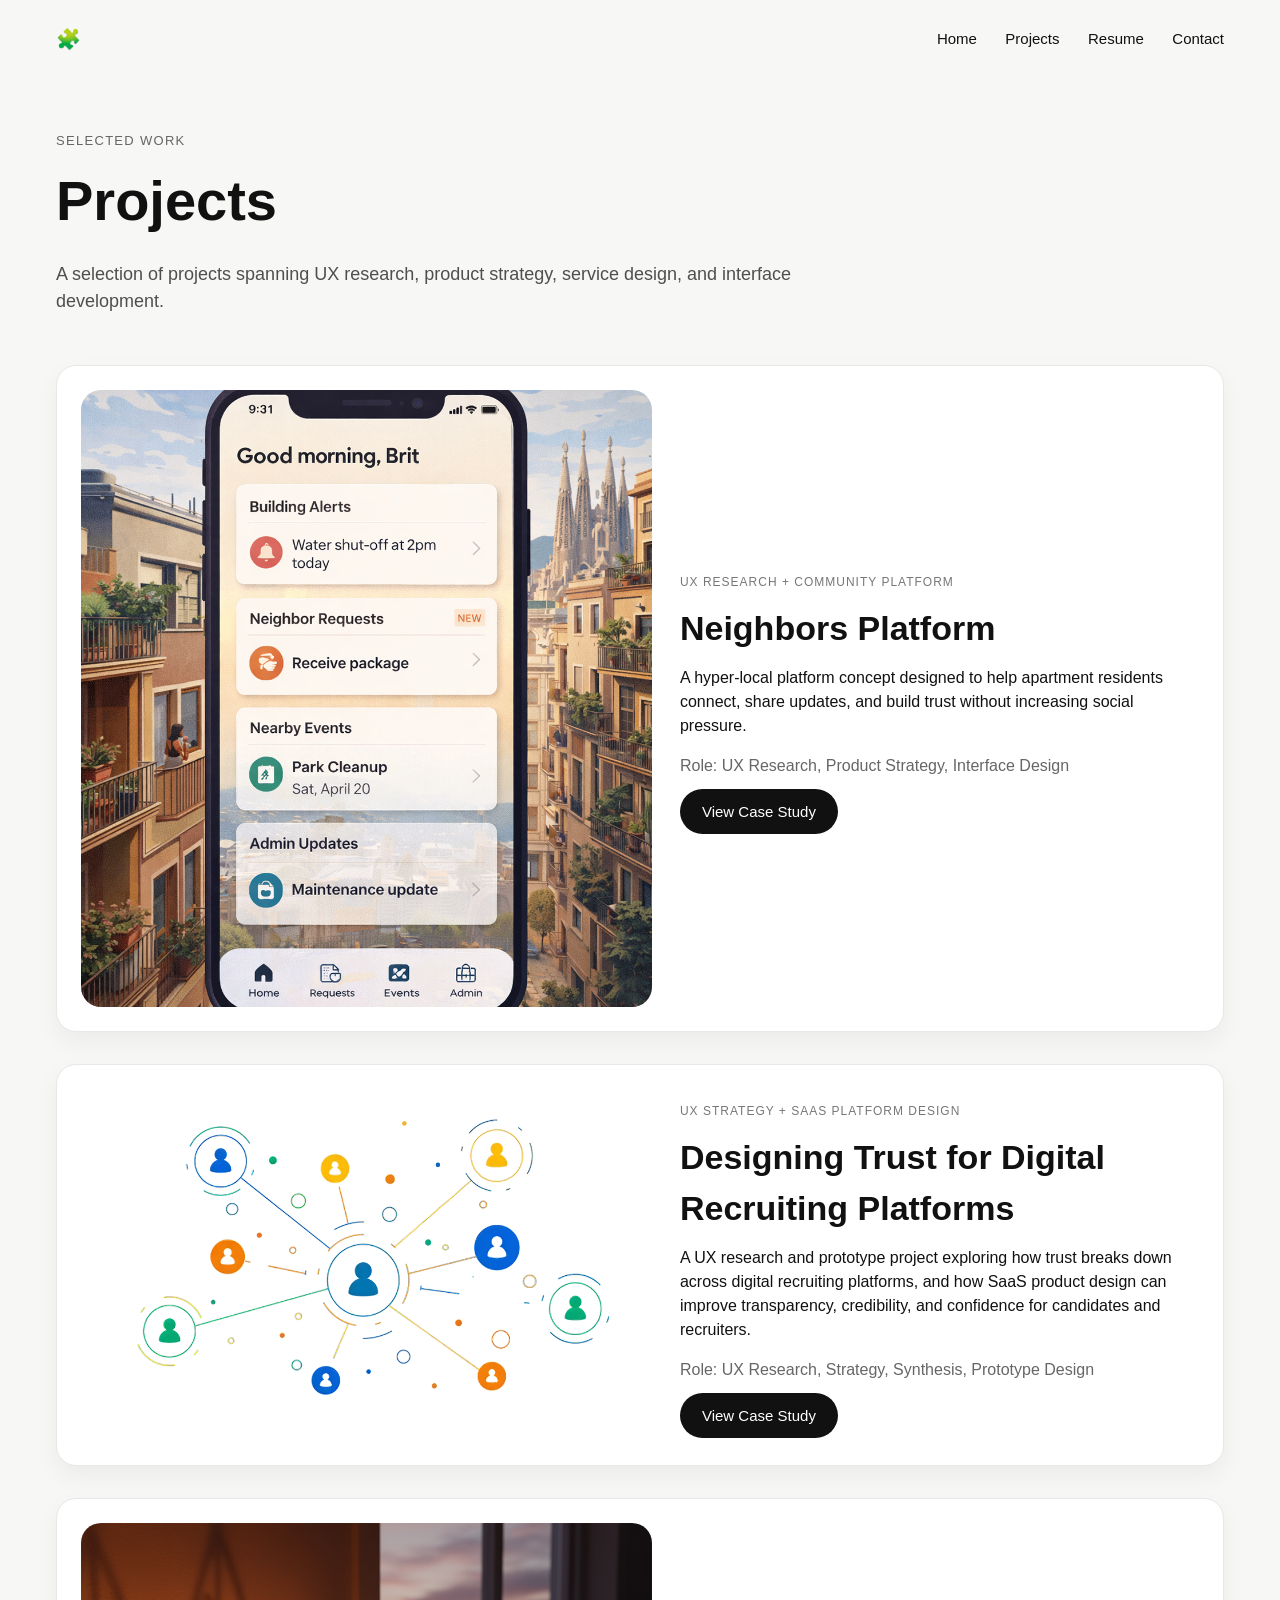
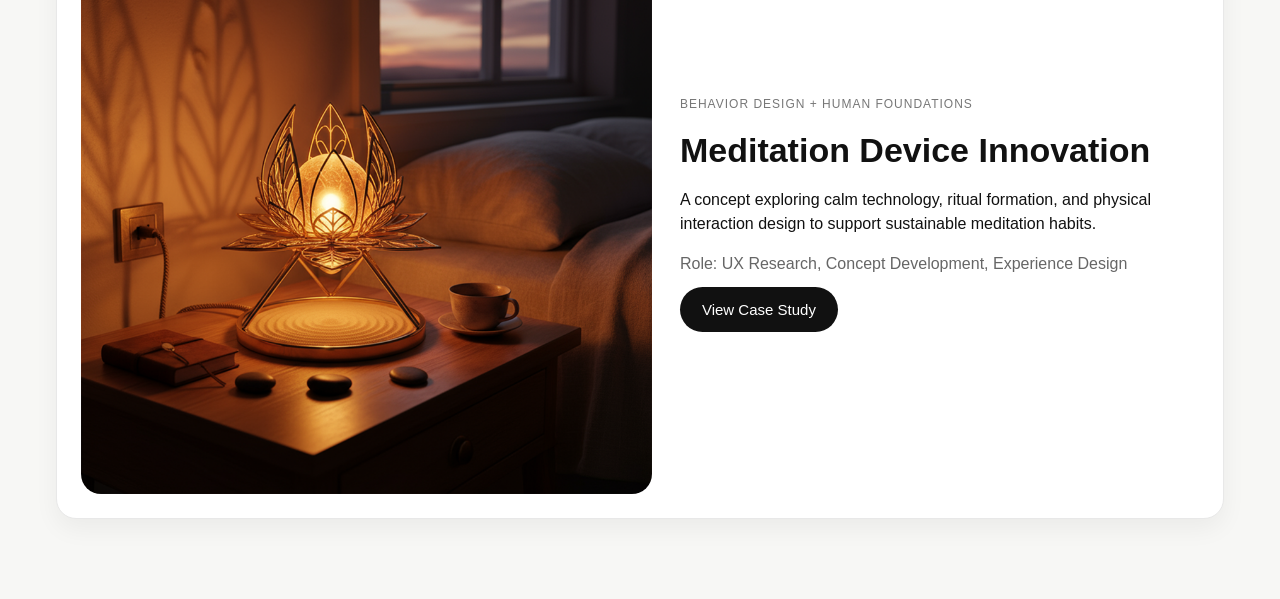
<file: projects.html>
<!DOCTYPE html>
<html lang="en">
  <head>
    <meta charset="UTF-8" />
    <meta name="viewport" content="width=device-width, initial-scale=1.0" />
    <title>Projects | Brit</title>
    <link rel="stylesheet" href="styles.css" />
  </head>
  <body>
    <header class="site-header">
      <a href="index.html" class="logo">🧩</a>

      <nav class="nav">
        <a href="index.html">Home</a>
        <a href="projects.html">Projects</a>
        <a href="resume.html">Resume</a>
        <a href="contact.html">Contact</a>
      </nav>
    </header>

    <main class="projects-page">
      <section class="projects-intro">
        <p class="section-label">Selected Work</p>
        <h1>Projects</h1>
        <p class="about-text">
          A selection of projects spanning UX research, product strategy,
          service design, and interface development.
        </p>
      </section>

      <section class="project-list">
        <article class="project-feature">
          <div class="project-feature-image">
            <img
              src="./assets/neighbors-cover.png"
              alt="Neighbors App preview"
            />
          </div>

          <div class="project-feature-text">
            <p class="project-tag">UX Research + Community Platform</p>
            <h2>Neighbors Platform</h2>
            <p>
              A hyper-local platform concept designed to help apartment
              residents connect, share updates, and build trust without
              increasing social pressure.
            </p>
            <p class="project-meta">
              Role: UX Research, Product Strategy, Interface Design
            </p>
            <a class="primary-button" href="neighbors.html">View Case Study</a>
          </div>
        </article>

        <article class="project-feature">
          <div class="project-feature-image">
            <img
              src="./assets/trust-crisis-cover.png"
              alt="Designing Trust for Digital Recruiting Platforms preview"
            />
          </div>

          <div class="project-feature-text">
            <p class="project-tag">UX Strategy + SaaS Platform Design</p>
            <h2>Designing Trust for Digital Recruiting Platforms</h2>
            <p>
              A UX research and prototype project exploring how trust breaks
              down across digital recruiting platforms, and how SaaS product
              design can improve transparency, credibility, and confidence for
              candidates and recruiters.
            </p>
            <p class="project-meta">
              Role: UX Research, Strategy, Synthesis, Prototype Design
            </p>
            <a class="primary-button" href="trust-crisis.html"
              >View Case Study</a
            >
          </div>
        </article>

        <article class="project-feature">
          <div class="project-feature-image">
            <img
              src="./assets/meditation-cover.png"
              alt="Meditation Device project preview"
            />
          </div>

          <div class="project-feature-text">
            <p class="project-tag">Behavior Design + Human Foundations</p>
            <h2>Meditation Device Innovation</h2>
            <p>
              A concept exploring calm technology, ritual formation, and
              physical interaction design to support sustainable meditation
              habits.
            </p>
            <p class="project-meta">
              Role: UX Research, Concept Development, Experience Design
            </p>
            <a class="primary-button" href="meditation-device.html"
              >View Case Study</a
            >
          </div>
        </article>
      </section>
    </main>
  </body>
</html>
</file>
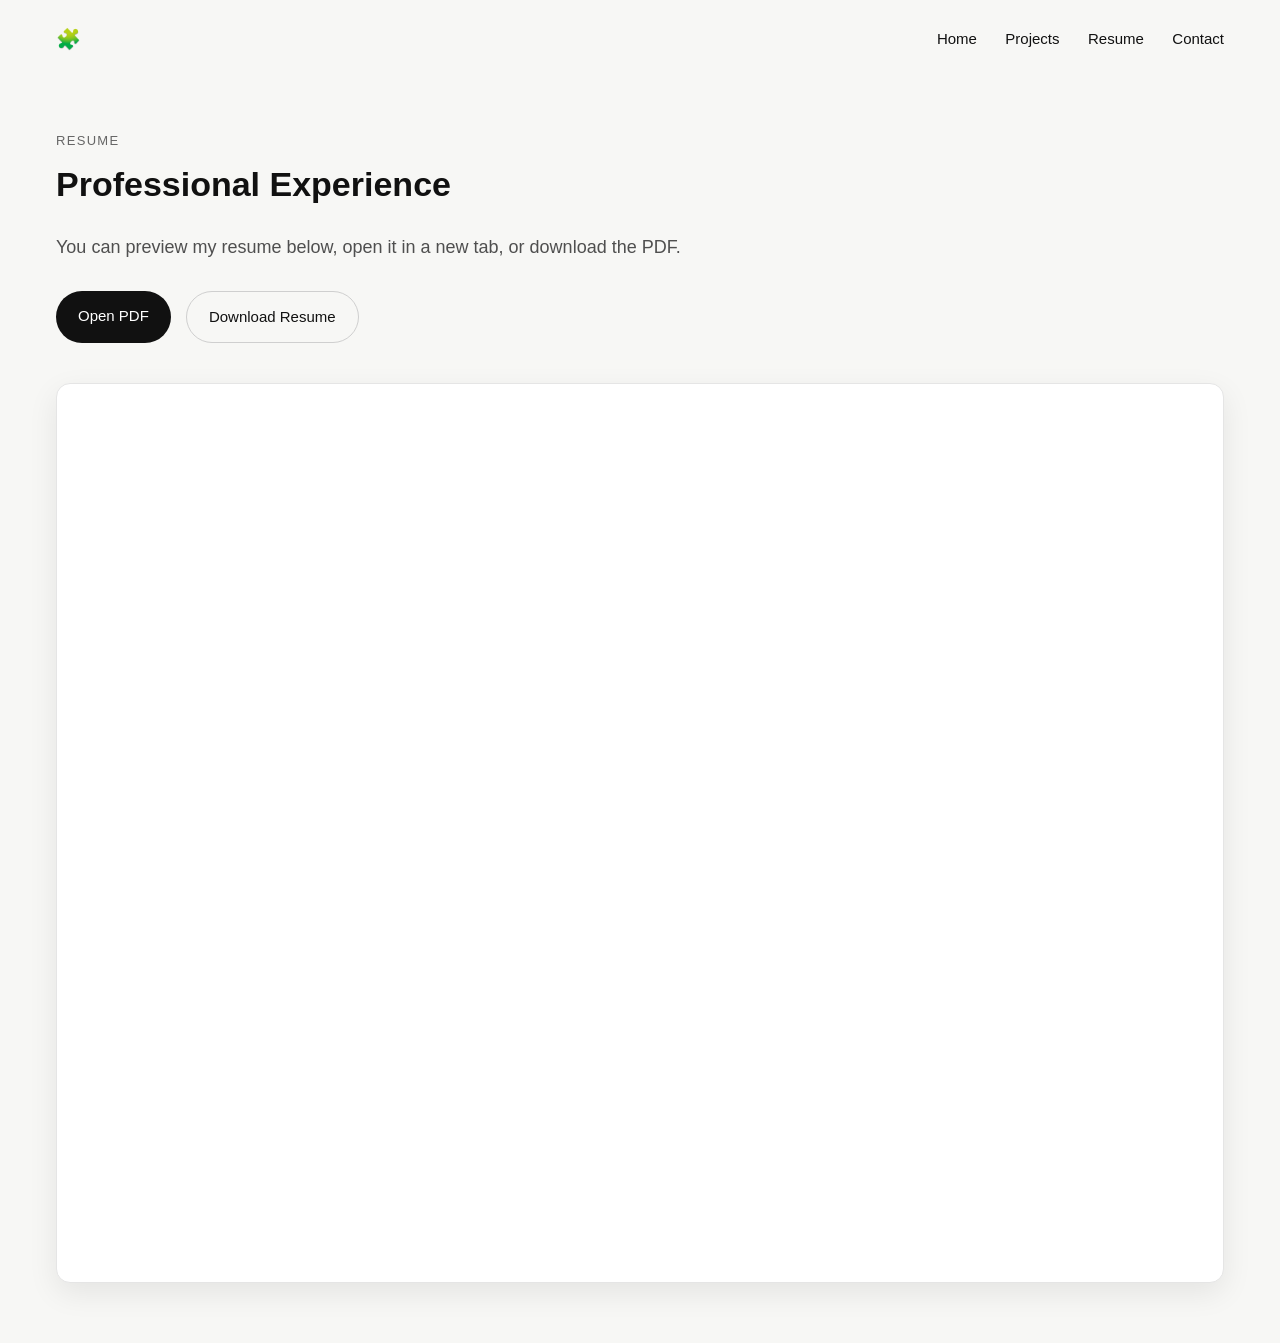
<file: resume.html>
<!DOCTYPE html>
<html lang="en">
  <head>
    <meta charset="UTF-8" />
    <meta name="viewport" content="width=device-width, initial-scale=1.0" />
    <title>Resume | Brit</title>
    <link rel="stylesheet" href="styles.css" />
  </head>
  <body>
    <header class="site-header">
      <a href="index.html" class="logo">🧩</a>

      <nav class="nav">
        <a href="index.html">Home</a>
        <a href="projects.html">Projects</a>
        <a href="resume.html">Resume</a>
        <a href="contact.html">Contact</a>
      </nav>
    </header>

    <main class="featured-projects">
      <div class="section-heading">
        <p class="section-label">Resume</p>
        <h2>Professional Experience</h2>
      </div>

      <p class="about-text">
        You can preview my resume below, open it in a new tab, or download the
        PDF.
      </p>

      <div class="contact-buttons">
        <a
          class="primary-button"
          href="./assets/brit-fetzner-ux-resume.pdf"
          target="_blank"
          rel="noopener noreferrer"
        >
          Open PDF
        </a>

        <a
          class="secondary-button"
          href="./assets/brit-fetzner-ux-resume.pdf"
          download="Brit-Fetzner-Resume.pdf"
        >
          Download Resume
        </a>
      </div>

      <div class="resume-viewer">
        <iframe
          src="./assets/brit-fetzner-ux-resume.pdf"
          title="Brit Fetzner Resume Preview"
        >
        </iframe>
      </div>
    </main>
  </body>
</html>
</file>
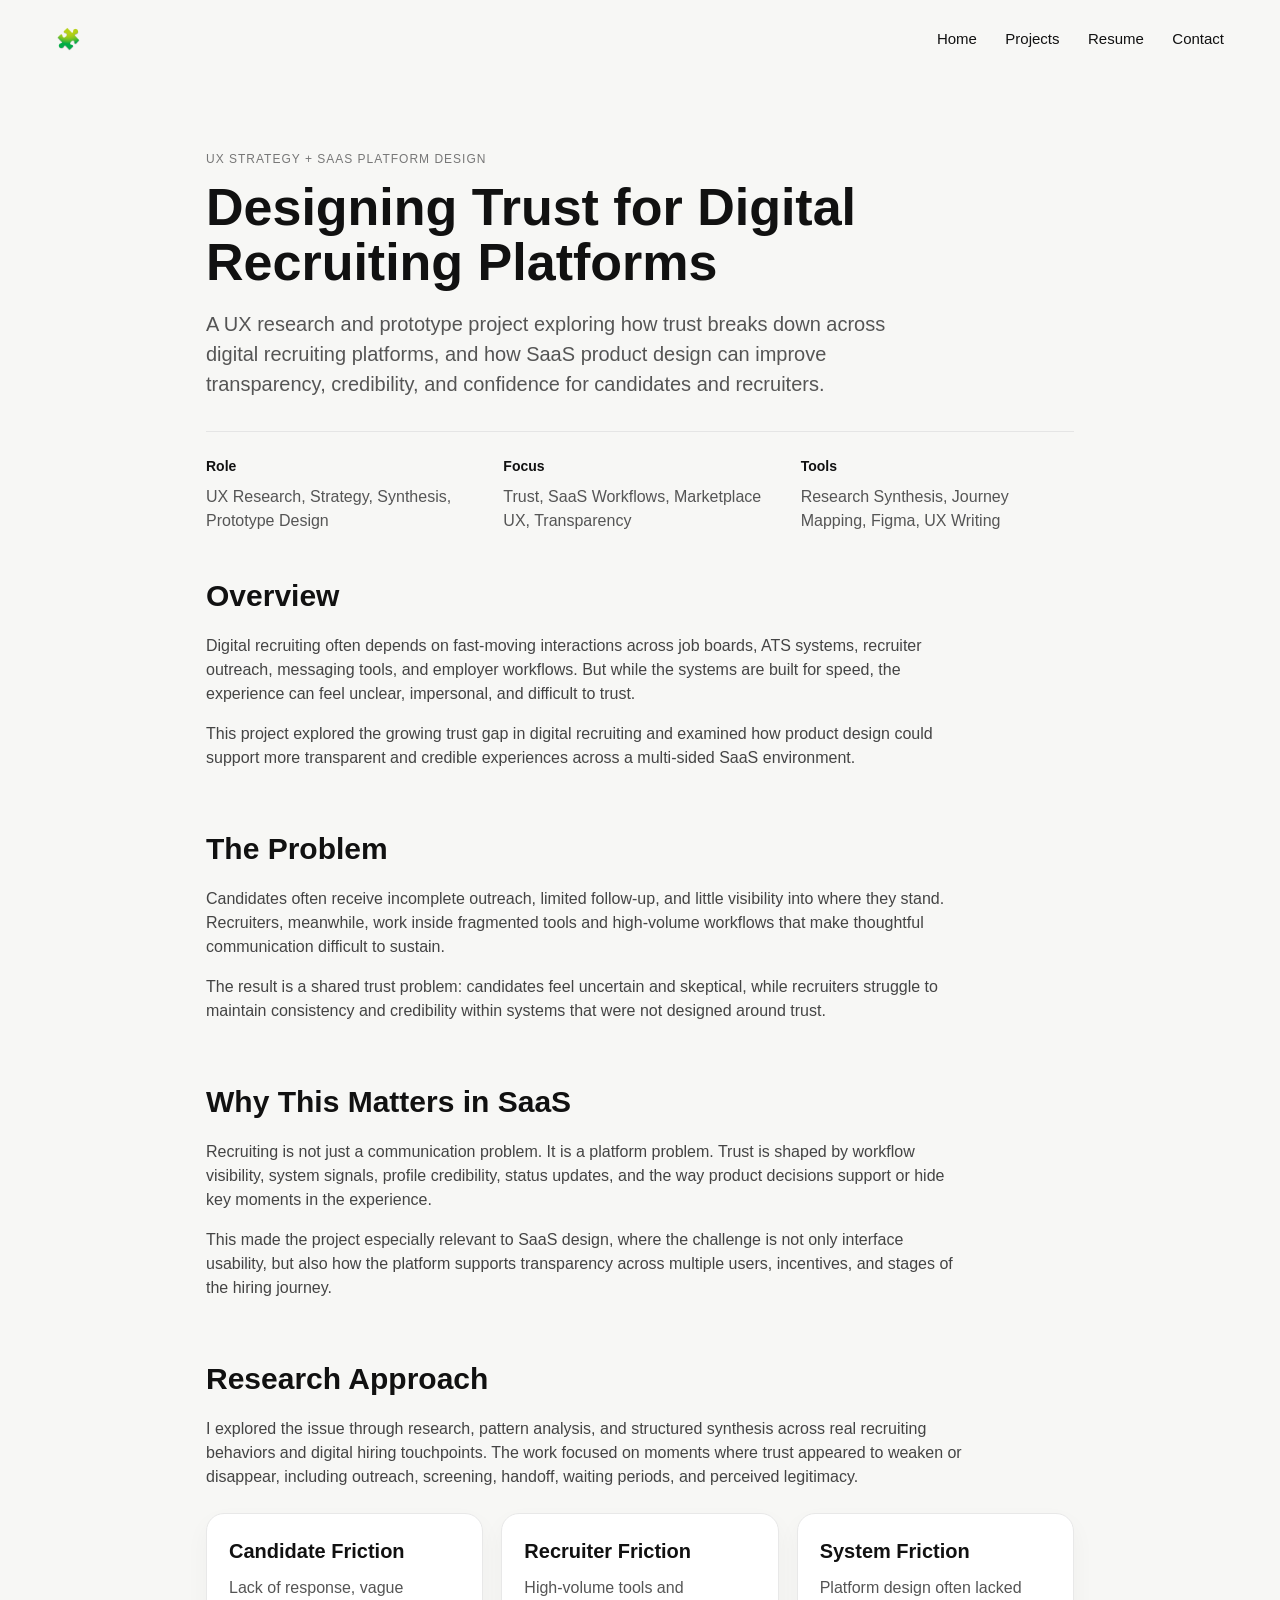
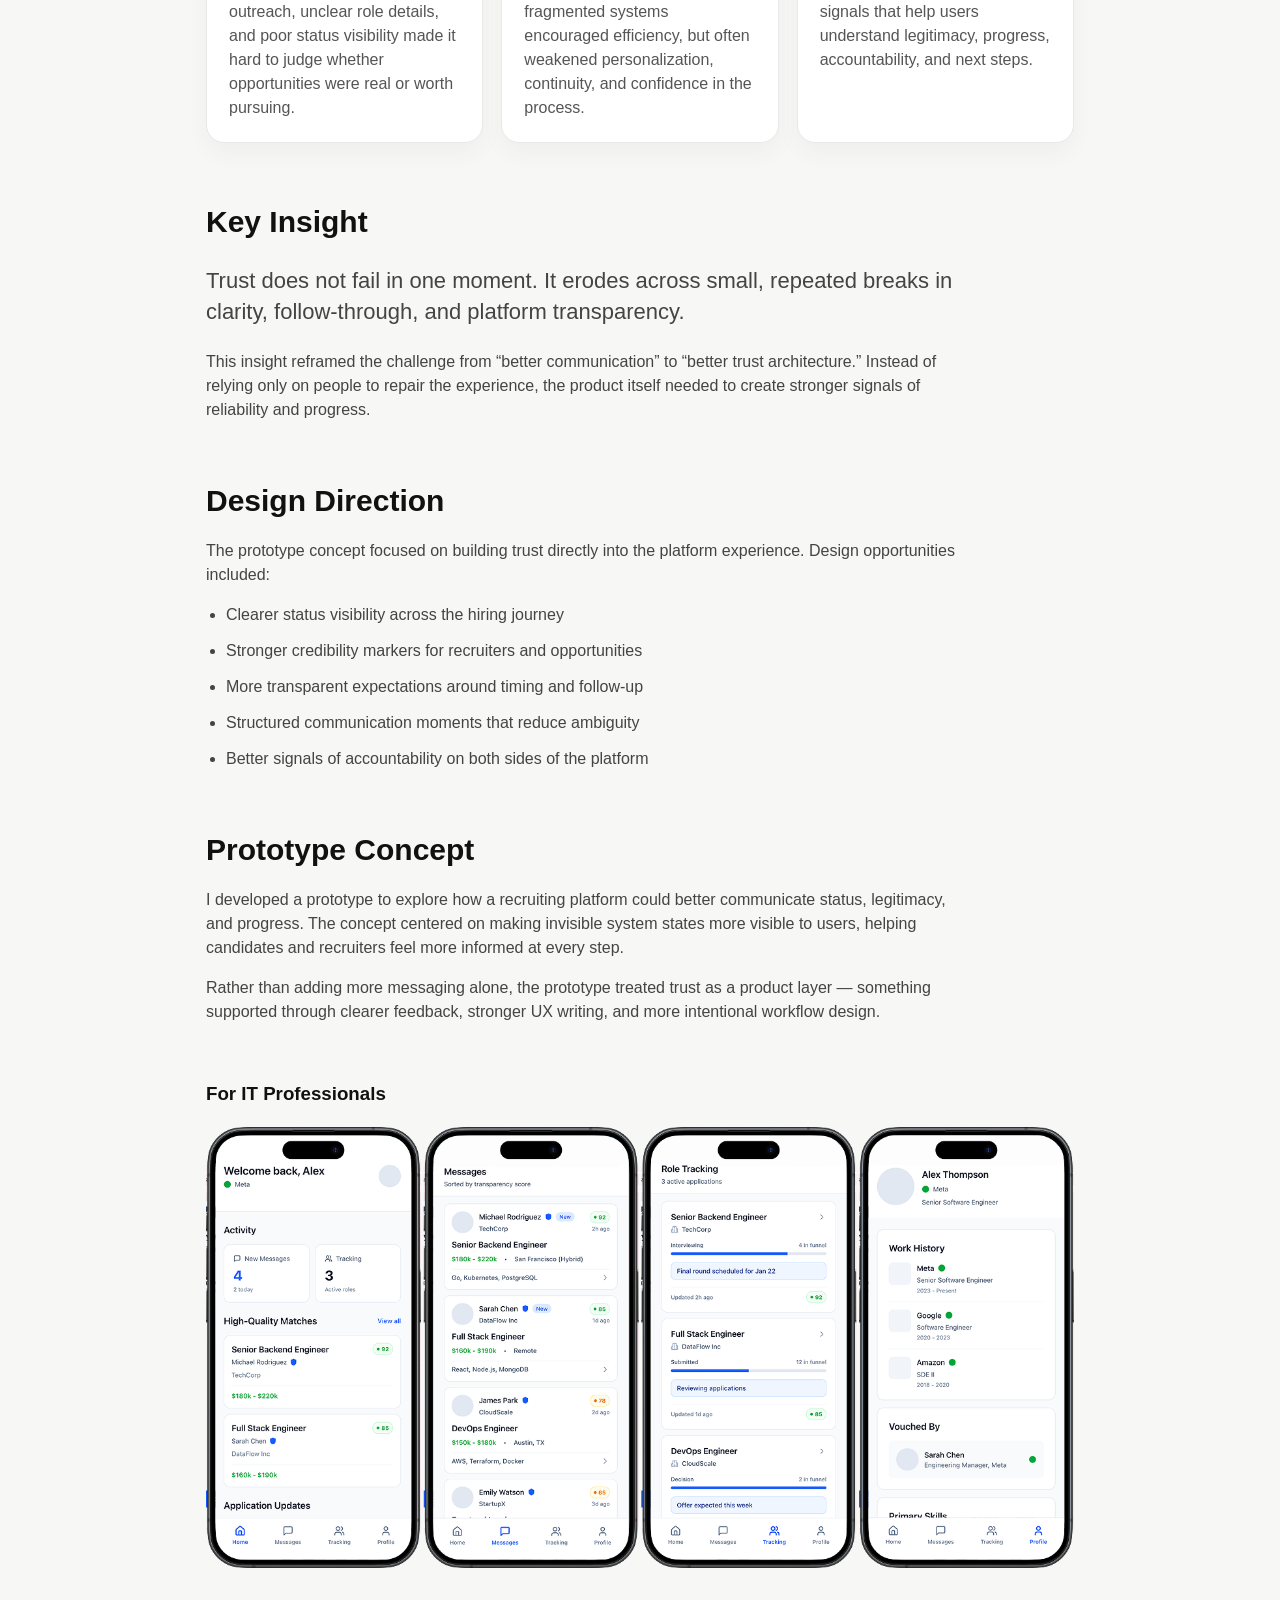
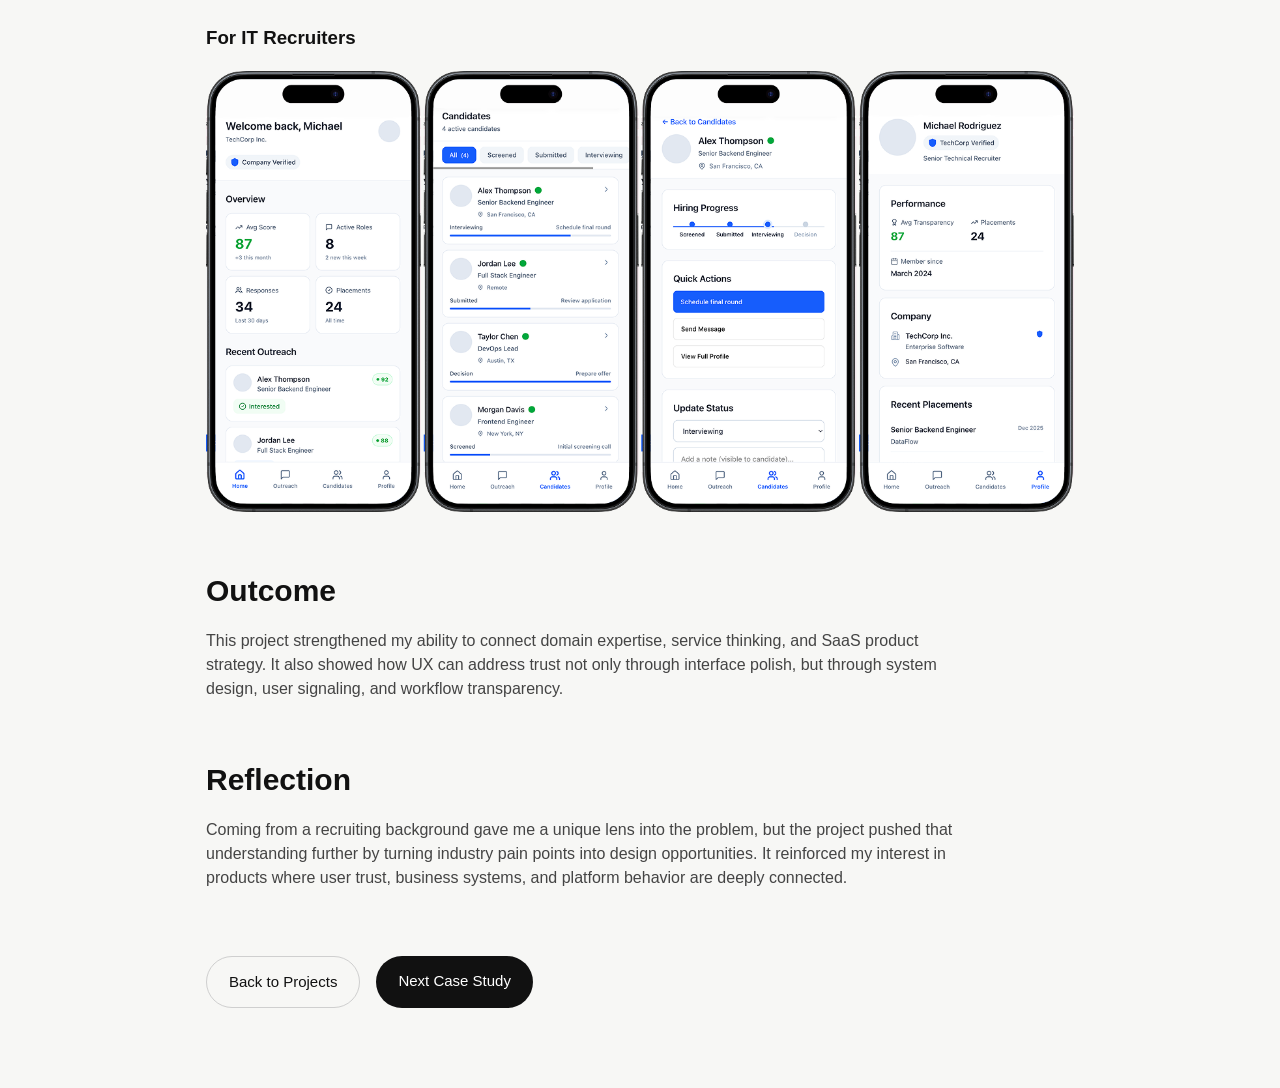
<file: trust-crisis.html>
<!DOCTYPE html>
<html lang="en">
  <head>
    <meta charset="UTF-8" />
    <meta name="viewport" content="width=device-width, initial-scale=1.0" />
    <title>Designing Trust for Digital Recruiting Platforms | Brit</title>
    <link rel="stylesheet" href="styles.css" />
  </head>
  <body>
    <header class="site-header">
      <a href="index.html" class="logo">🧩</a>

      <nav class="nav">
        <a href="index.html">Home</a>
        <a href="projects.html">Projects</a>
        <a href="resume.html">Resume</a>
        <a href="contact.html">Contact</a>
      </nav>
    </header>

    <main class="case-study">
      <section class="case-hero">
        <p class="project-tag">UX Strategy + SaaS Platform Design</p>
        <h1>Designing Trust for Digital Recruiting Platforms</h1>
        <p class="case-summary">
          A UX research and prototype project exploring how trust breaks down
          across digital recruiting platforms, and how SaaS product design can
          improve transparency, credibility, and confidence for candidates and
          recruiters.
        </p>

        <div class="case-meta">
          <div>
            <strong>Role</strong>
            <p>UX Research, Strategy, Synthesis, Prototype Design</p>
          </div>
          <div>
            <strong>Focus</strong>
            <p>Trust, SaaS Workflows, Marketplace UX, Transparency</p>
          </div>
          <div>
            <strong>Tools</strong>
            <p>Research Synthesis, Journey Mapping, Figma, UX Writing</p>
          </div>
        </div>
      </section>

      <section class="case-section">
        <h2>Overview</h2>
        <p>
          Digital recruiting often depends on fast-moving interactions across
          job boards, ATS systems, recruiter outreach, messaging tools, and
          employer workflows. But while the systems are built for speed, the
          experience can feel unclear, impersonal, and difficult to trust.
        </p>
        <p>
          This project explored the growing trust gap in digital recruiting and
          examined how product design could support more transparent and
          credible experiences across a multi-sided SaaS environment.
        </p>
      </section>

      <section class="case-section">
        <h2>The Problem</h2>
        <p>
          Candidates often receive incomplete outreach, limited follow-up, and
          little visibility into where they stand. Recruiters, meanwhile, work
          inside fragmented tools and high-volume workflows that make thoughtful
          communication difficult to sustain.
        </p>
        <p>
          The result is a shared trust problem: candidates feel uncertain and
          skeptical, while recruiters struggle to maintain consistency and
          credibility within systems that were not designed around trust.
        </p>
      </section>

      <section class="case-section">
        <h2>Why This Matters in SaaS</h2>
        <p>
          Recruiting is not just a communication problem. It is a platform
          problem. Trust is shaped by workflow visibility, system signals,
          profile credibility, status updates, and the way product decisions
          support or hide key moments in the experience.
        </p>
        <p>
          This made the project especially relevant to SaaS design, where the
          challenge is not only interface usability, but also how the platform
          supports transparency across multiple users, incentives, and stages of
          the hiring journey.
        </p>
      </section>

      <section class="case-section">
        <h2>Research Approach</h2>
        <p>
          I explored the issue through research, pattern analysis, and
          structured synthesis across real recruiting behaviors and digital
          hiring touchpoints. The work focused on moments where trust appeared
          to weaken or disappear, including outreach, screening, handoff,
          waiting periods, and perceived legitimacy.
        </p>

        <div class="insight-grid">
          <div class="insight-card">
            <h3>Candidate Friction</h3>
            <p>
              Lack of response, vague outreach, unclear role details, and poor
              status visibility made it hard to judge whether opportunities were
              real or worth pursuing.
            </p>
          </div>

          <div class="insight-card">
            <h3>Recruiter Friction</h3>
            <p>
              High-volume tools and fragmented systems encouraged efficiency,
              but often weakened personalization, continuity, and confidence in
              the process.
            </p>
          </div>

          <div class="insight-card">
            <h3>System Friction</h3>
            <p>
              Platform design often lacked signals that help users understand
              legitimacy, progress, accountability, and next steps.
            </p>
          </div>
        </div>
      </section>

      <section class="case-section">
        <h2>Key Insight</h2>
        <p class="highlight-text">
          Trust does not fail in one moment. It erodes across small, repeated
          breaks in clarity, follow-through, and platform transparency.
        </p>
        <p>
          This insight reframed the challenge from “better communication” to
          “better trust architecture.” Instead of relying only on people to
          repair the experience, the product itself needed to create stronger
          signals of reliability and progress.
        </p>
      </section>

      <section class="case-section">
        <h2>Design Direction</h2>
        <p>
          The prototype concept focused on building trust directly into the
          platform experience. Design opportunities included:
        </p>

        <ul class="case-list">
          <li>Clearer status visibility across the hiring journey</li>
          <li>Stronger credibility markers for recruiters and opportunities</li>
          <li>More transparent expectations around timing and follow-up</li>
          <li>Structured communication moments that reduce ambiguity</li>
          <li>
            Better signals of accountability on both sides of the platform
          </li>
        </ul>
      </section>

      <section class="case-section">
        <h2>Prototype Concept</h2>
        <p>
          I developed a prototype to explore how a recruiting platform could
          better communicate status, legitimacy, and progress. The concept
          centered on making invisible system states more visible to users,
          helping candidates and recruiters feel more informed at every step.
        </p>
        <p>
          Rather than adding more messaging alone, the prototype treated trust
          as a product layer — something supported through clearer feedback,
          stronger UX writing, and more intentional workflow design.
        </p>
      </section>

      <section class="case-section">
        <h3>For IT Professionals</h3>
        <div class="project-feature-image">
          <img
            src="./assets/trust-crisis-prof.png"
            alt="Designing Trust for Digital Recruiting Platforms preview"
          />
        </div>
      </section>

      <section class="case-section">
        <h3>For IT Recruiters</h3>
        <div class="project-feature-image">
          <img
            src="./assets/trust-crisis-recruiter.png"
            alt="Designing Trust for Digital Recruiting Platforms preview"
          />
        </div>
      </section>

      <section class="case-section">
        <h2>Outcome</h2>
        <p>
          This project strengthened my ability to connect domain expertise,
          service thinking, and SaaS product strategy. It also showed how UX can
          address trust not only through interface polish, but through system
          design, user signaling, and workflow transparency.
        </p>
      </section>

      <section class="case-section">
        <h2>Reflection</h2>
        <p>
          Coming from a recruiting background gave me a unique lens into the
          problem, but the project pushed that understanding further by turning
          industry pain points into design opportunities. It reinforced my
          interest in products where user trust, business systems, and platform
          behavior are deeply connected.
        </p>
      </section>

      <section class="case-nav">
        <a class="secondary-button" href="projects.html">Back to Projects</a>
        <a class="primary-button" href="meditation-device.html"
          >Next Case Study</a
        >
      </section>
    </main>
  </body>
</html>
</file>
<file: styles.css>
* {
  box-sizing: border-box;
}
body {
  margin: 0;
  font-family: Arial, Helvetica, sans-serif;
  background: #f7f7f5;
  color: #111111;
  line-height: 1.5;
}
img {
  max-width: 100%;
  display: block;
}
/* HEADER */
.site-header {
  display: flex;
  justify-content: space-between;
  align-items: center;
  padding: 24px 56px;
}
.logo {
  font-size: 20px;
  text-decoration: none;
  display: flex;
  align-items: center;
}

.logo:hover {
  opacity: 0.7;
  transition: opacity 0.2s ease;
}
.nav a {
  text-decoration: none;
  color: #111111;
  margin-left: 24px;
  font-size: 15px;
  transition: opacity 0.2s ease;
}
.nav a:hover {
  opacity: 0.6;
}
/* HERO */
.hero {
  display: flex;
  justify-content: space-between;
  align-items: center;
  gap: 64px;
  padding: 60px 56px 40px;
  min-height: 70vh;
}
.hero-text {
  max-width: 620px;
}
.eyebrow {
  font-size: 14px;
  text-transform: uppercase;
  letter-spacing: 1.5px;
  color: #666666;
  margin-bottom: 16px;
}
.hero h1 {
  font-size: 64px;
  line-height: 1;
  margin: 0 0 20px;
}
.hero-description {
  font-size: 20px;
  color: #4f4f4f;
  max-width: 520px;
  margin-bottom: 32px;
}
.hero-buttons {
  display: flex;
  gap: 16px;
  flex-wrap: wrap;
}
.primary-button,
.secondary-button {
  text-decoration: none;
  padding: 14px 22px;
  border-radius: 999px;
  font-size: 15px;
  transition: transform 0.2s ease, opacity 0.2s ease, background-color 0.2s ease;
}
.primary-button {
  background: #111111;
  color: white;
}
.secondary-button {
  background: transparent;
  color: #111111;
  border: 1px solid #cfcfcf;
}
.primary-button:hover,
.secondary-button:hover {
  transform: translateY(-2px);
}
.hero-image img {
  width: 300px;
  height: 360px;
  object-fit: cover;
  border-radius: 18px;
  box-shadow: 0 18px 40px rgba(0, 0, 0, 0.08);
}
/* HOMEPAGE SECTIONS */
.featured-projects,
.about-preview {
  padding: 40px 56px 60px;
}

.section-heading {
  margin-bottom: 24px;
}

.section-label {
  font-size: 13px;
  text-transform: uppercase;
  letter-spacing: 1.3px;
  color: #666666;
  margin-bottom: 8px;
}

.section-heading h2 {
  font-size: 34px;
  margin: 0;
}

.project-grid {
  display: grid;
  grid-template-columns: repeat(3, 1fr);
  gap: 20px;
}

.project-card {
  text-decoration: none;
  color: inherit;
  background: white;
  padding: 24px;
  border-radius: 18px;
  border: 1px solid #e8e8e8;
  transition: transform 0.2s ease, box-shadow 0.2s ease;
}

.project-card:hover {
  transform: translateY(-6px);
  box-shadow: 0 12px 30px rgba(0, 0, 0, 0.08);
}

.project-tag {
  font-size: 12px;
  text-transform: uppercase;
  letter-spacing: 1px;
  color: #777777;
  margin-bottom: 12px;
}

.project-card h3 {
  margin: 0 0 10px;
  font-size: 24px;
}

.project-card p {
  margin: 0;
  color: #555555;
}

.about-text {
  max-width: 760px;
  font-size: 18px;
  color: #4f4f4f;
}
/* FOOTER */
.site-footer {
  display: flex;
  justify-content: space-between;
  align-items: center;
  padding: 28px 56px 40px;
  border-top: 1px solid #e5e5e5;
  margin-top: 20px;
}
.site-footer p {
  margin: 0;
  color: #444444;
}
.site-footer a {
  text-decoration: none;
  color: #111111;
  font-weight: 600;
}
/* MOBILE */
@media (max-width: 900px) {
  .hero {
    flex-direction: column;
    align-items: flex-start;
    padding-top: 40px;
  }
  .hero h1 {
    font-size: 48px;
  }
  .project-grid {
    grid-template-columns: 1fr;
  }
  .hero-image img {
    width: 240px;
    height: 300px;
  }
}
@media (max-width: 600px) {
  .site-header,
  .featured-projects,
  .about-preview,
  .site-footer,
  .hero {
    padding-left: 24px;
    padding-right: 24px;
  }
  .site-header {
    flex-direction: column;
    align-items: flex-start;
    gap: 12px;
  }
  .nav a {
    margin-left: 0;
    margin-right: 16px;
  }
  .hero h1 {
    font-size: 40px;
  }
  .hero-description {
    font-size: 18px;
  }
  .site-footer {
    flex-direction: column;
    align-items: flex-start;
    gap: 10px;
  }
}
.contact-buttons {
  margin-top: 30px;
  display: flex;
  gap: 15px;
  flex-wrap: wrap;
}
.resume-viewer {
  margin-top: 40px;
  width: 100%;
  height: 900px;
  border: 1px solid #e5e5e5;
  border-radius: 14px;
  overflow: hidden;
  background: white;
  box-shadow: 0 10px 30px rgba(0, 0, 0, 0.08);
}
.resume-viewer iframe {
  width: 100%;
  height: 100%;
  border: none;
}
/* PROJECTS PAGE */
.projects-page {
  padding: 40px 56px 80px;
}
.projects-intro {
  max-width: 760px;
  margin-bottom: 50px;
}
.projects-intro h1 {
  font-size: 56px;
  margin: 0 0 16px;
}
.project-list {
  display: flex;
  flex-direction: column;
  gap: 32px;
}
.project-feature {
  display: grid;
  grid-template-columns: 1.1fr 1fr;
  gap: 28px;
  align-items: center;
  background: white;
  border: 1px solid #e8e8e8;
  border-radius: 20px;
  padding: 24px;
  box-shadow: 0 10px 25px rgba(0, 0, 0, 0.05);
}
.project-feature-image {
  min-height: 280px;
  border-radius: 16px;
}
.placeholder-box {
  background: linear-gradient(135deg, #ececec, #dcdcdc);
}
.project-feature-text h2 {
  font-size: 34px;
  margin: 0 0 12px;
}
.project-feature-text p {
  margin-top: 0;
}
.project-meta {
  color: #666666;
  margin-bottom: 22px;
}
@media (max-width: 900px) {
  .project-feature {
    grid-template-columns: 1fr;
  }
  .projects-intro h1 {
    font-size: 42px;
  }
}
@media (max-width: 600px) {
  .projects-page {
    padding-left: 24px;
    padding-right: 24px;
  }
}
.case-study {
  padding: 60px 56px 80px;
  max-width: 980px;
  margin: 0 auto;
}

.case-hero {
  margin-bottom: 40px;
}

.case-hero h1 {
  font-size: 52px;
  line-height: 1.05;
  margin: 10px 0 20px;
  max-width: 900px;
}

.case-summary {
  font-size: 20px;
  color: #555555;
  max-width: 720px;
  margin-bottom: 32px;
}

.case-meta {
  display: grid;
  grid-template-columns: repeat(3, 1fr);
  gap: 24px;
  margin-top: 28px;
  padding-top: 24px;
  border-top: 1px solid #e5e5e5;
}

.case-meta strong {
  display: block;
  margin-bottom: 8px;
  font-size: 14px;
}

.case-meta p {
  margin: 0;
  color: #555555;
}

.case-cover {
  width: 100%;
  margin-bottom: 50px;
  border-radius: 20px;
  overflow: hidden;
  background: transparent;
}

.case-section {
  margin-bottom: 56px;
}

.case-section h2 {
  font-size: 30px;
  margin: 0 0 14px;
}

.case-section p {
  max-width: 760px;
  color: #444444;
}

.highlight-text {
  font-size: 22px;
  line-height: 1.4;
  color: #111111;
  max-width: 760px;
}

.insight-grid {
  display: grid;
  grid-template-columns: repeat(3, 1fr);
  gap: 18px;
  margin-top: 24px;
}

.insight-card {
  background: white;
  border: 1px solid #e8e8e8;
  border-radius: 18px;
  padding: 22px;
  box-shadow: 0 10px 25px rgba(0, 0, 0, 0.04);
}

.insight-card h3 {
  margin-top: 0;
  margin-bottom: 10px;
  font-size: 20px;
}

.insight-card p {
  margin: 0;
  color: #555555;
}

.case-list {
  padding-left: 20px;
  max-width: 760px;
  color: #444444;
}

.case-list li {
  margin-bottom: 12px;
}

.case-nav {
  display: flex;
  gap: 16px;
  flex-wrap: wrap;
  padding-top: 10px;
}

@media (max-width: 900px) {
  .case-hero h1 {
    font-size: 42px;
  }

  .case-meta {
    grid-template-columns: 1fr;
  }

  .insight-grid {
    grid-template-columns: 1fr;
  }

  .case-cover {
    height: 240px;
  }
}

@media (max-width: 600px) {
  .case-study {
    padding-left: 24px;
    padding-right: 24px;
  }

  .case-hero h1 {
    font-size: 36px;
  }

  .case-summary {
    font-size: 18px;
  }

  .highlight-text {
    font-size: 20px;
  }
}
.case-cover {
  width: 100%;
  margin-bottom: 50px;
  border-radius: 20px;
  overflow: hidden;
  background: transparent;
}

.case-cover img {
  width: 100%;
  height: auto;
  display: block;
  border-radius: 20px;
}
.project-feature-image img {
  width: 100%;
  height: auto;
  display: block;
}
.project-feature-image {
  border-radius: 20px;
  overflow: hidden;
}
/* Skills Section */
.skills-section {
  padding: 80px 56px;
}
.skills-grid {
  display: grid;
  grid-template-columns: repeat(3, 1fr);
  gap: 24px;
  margin-top: 40px;
}
.skill-card {
  background: white;
  border-radius: 18px;
  padding: 28px;
  border: 1px solid #e8e8e8;
  box-shadow: 0 10px 25px rgba(0, 0, 0, 0.05);
}

.skill-card h3 {
  margin-top: 0;
  margin-bottom: 14px;
}
.skill-tags {
  display: flex;
  flex-wrap: wrap;
  gap: 10px;
}

.skill-tags span {
  background: #f3f3f3;
  padding: 6px 12px;
  border-radius: 999px;
  font-size: 14px;
  color: #444;
  border: 1px solid #e2e2e2;
}
@media (max-width: 900px) {
  .skills-grid {
    grid-template-columns: 1fr 1fr;
  }
}

@media (max-width: 600px) {
  .skills-section {
    padding: 60px 24px;
  }

  .skills-grid {
    grid-template-columns: 1fr;
  }
}
.portfolio-note {
  margin-top: 20px;
  color: #666;
  font-size: 14px;
  max-width: 520px;
}
</file>
